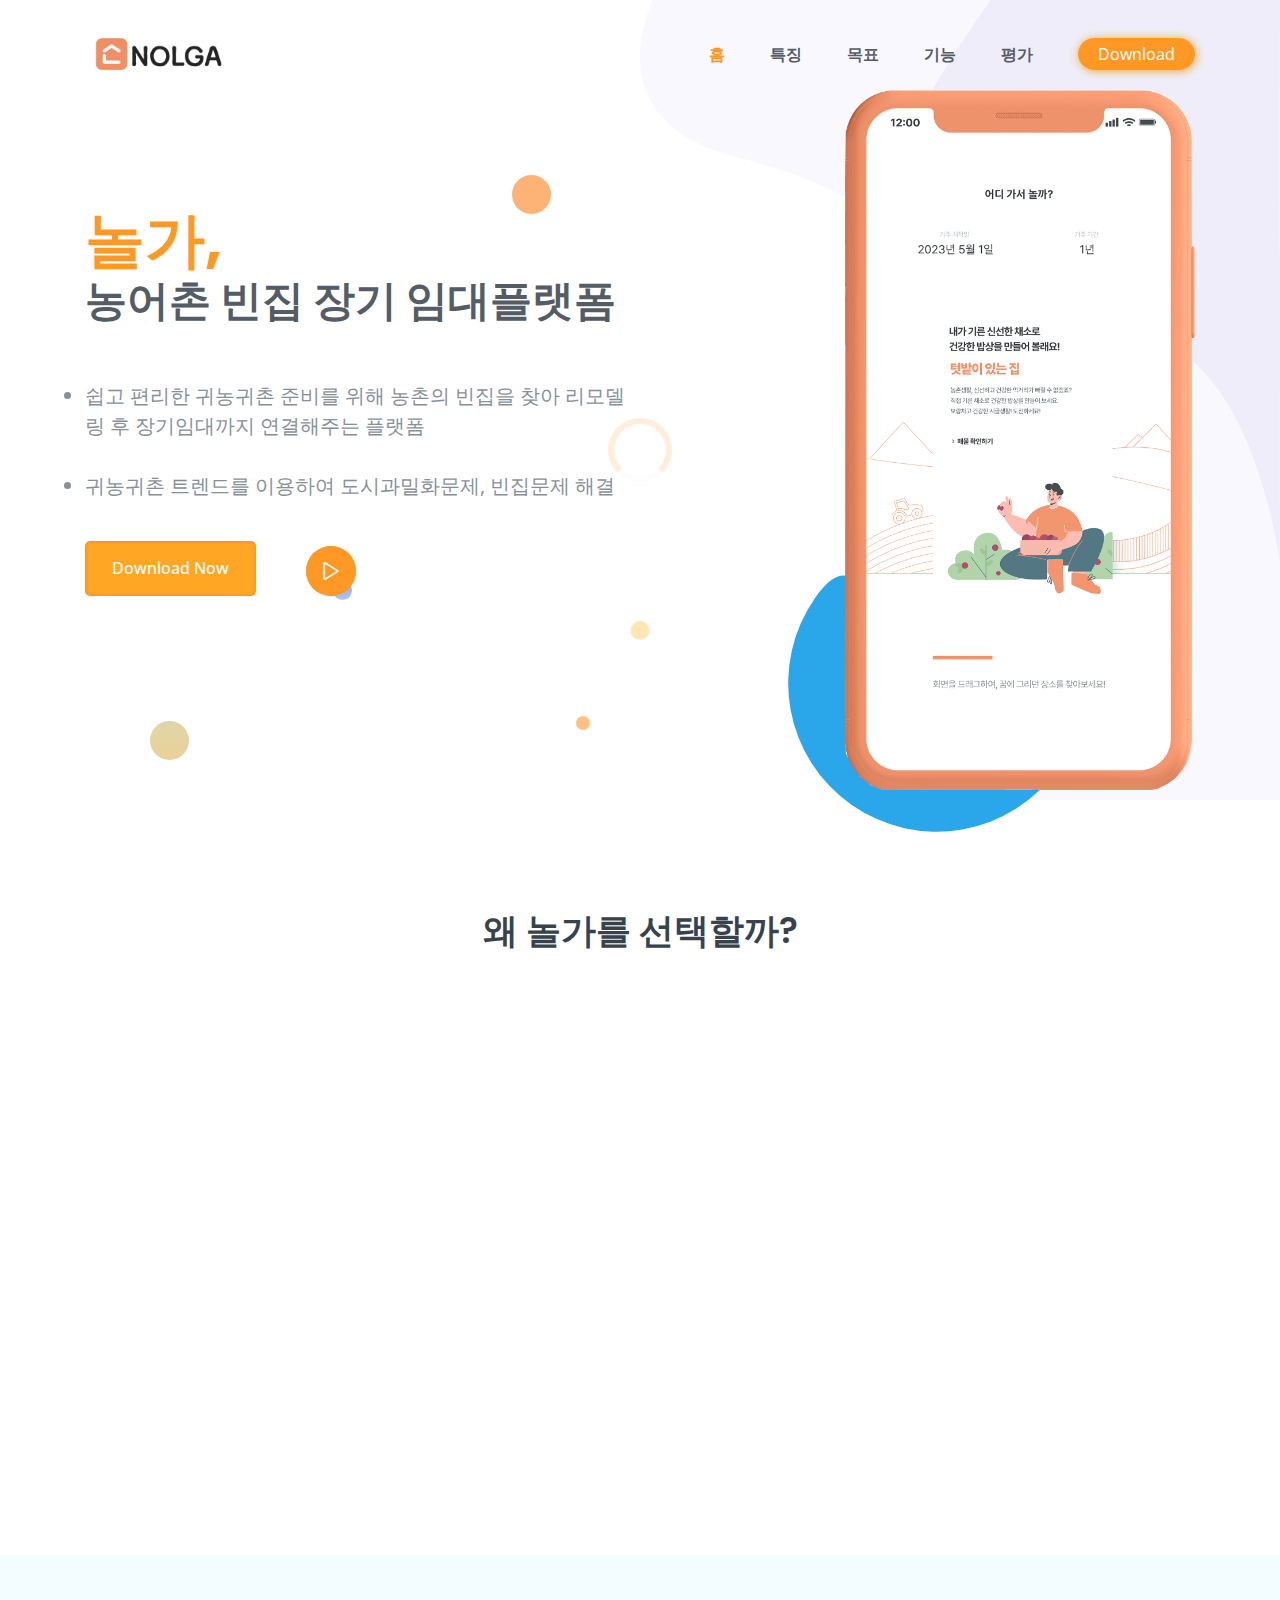
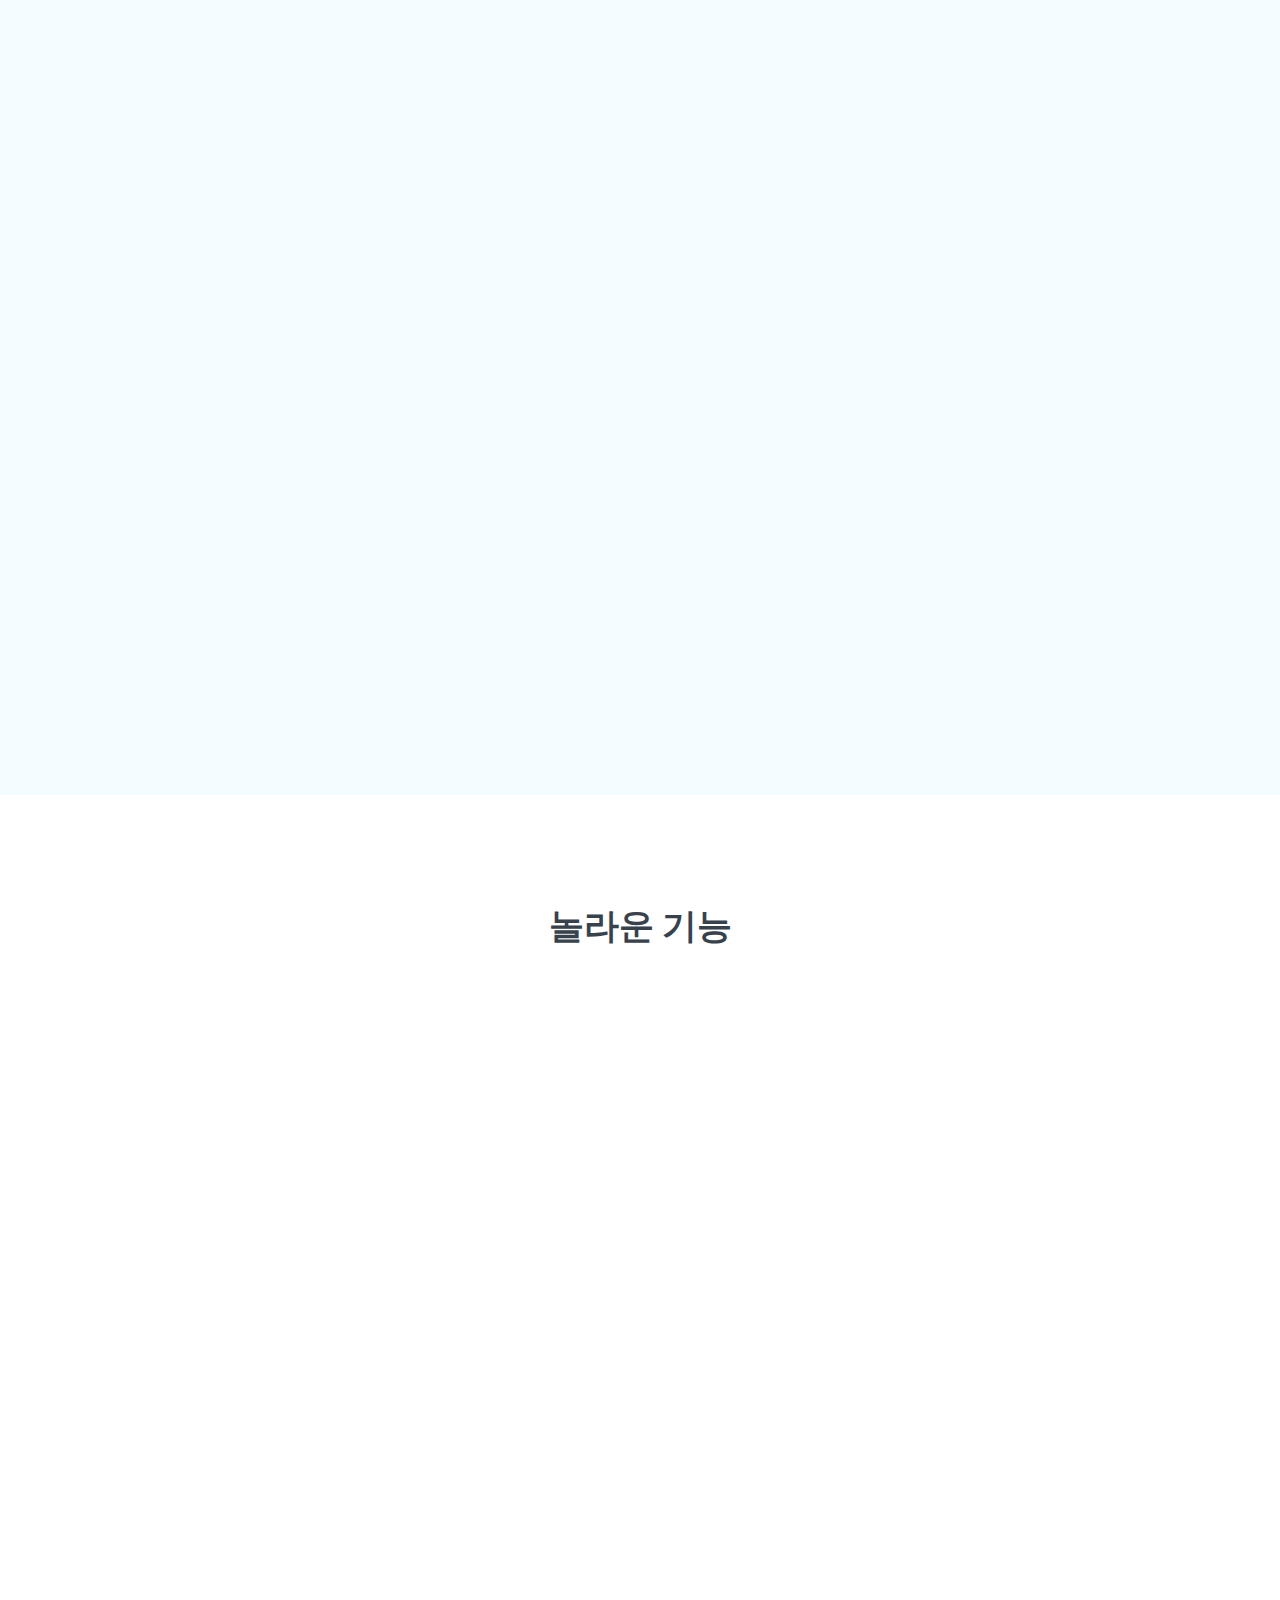
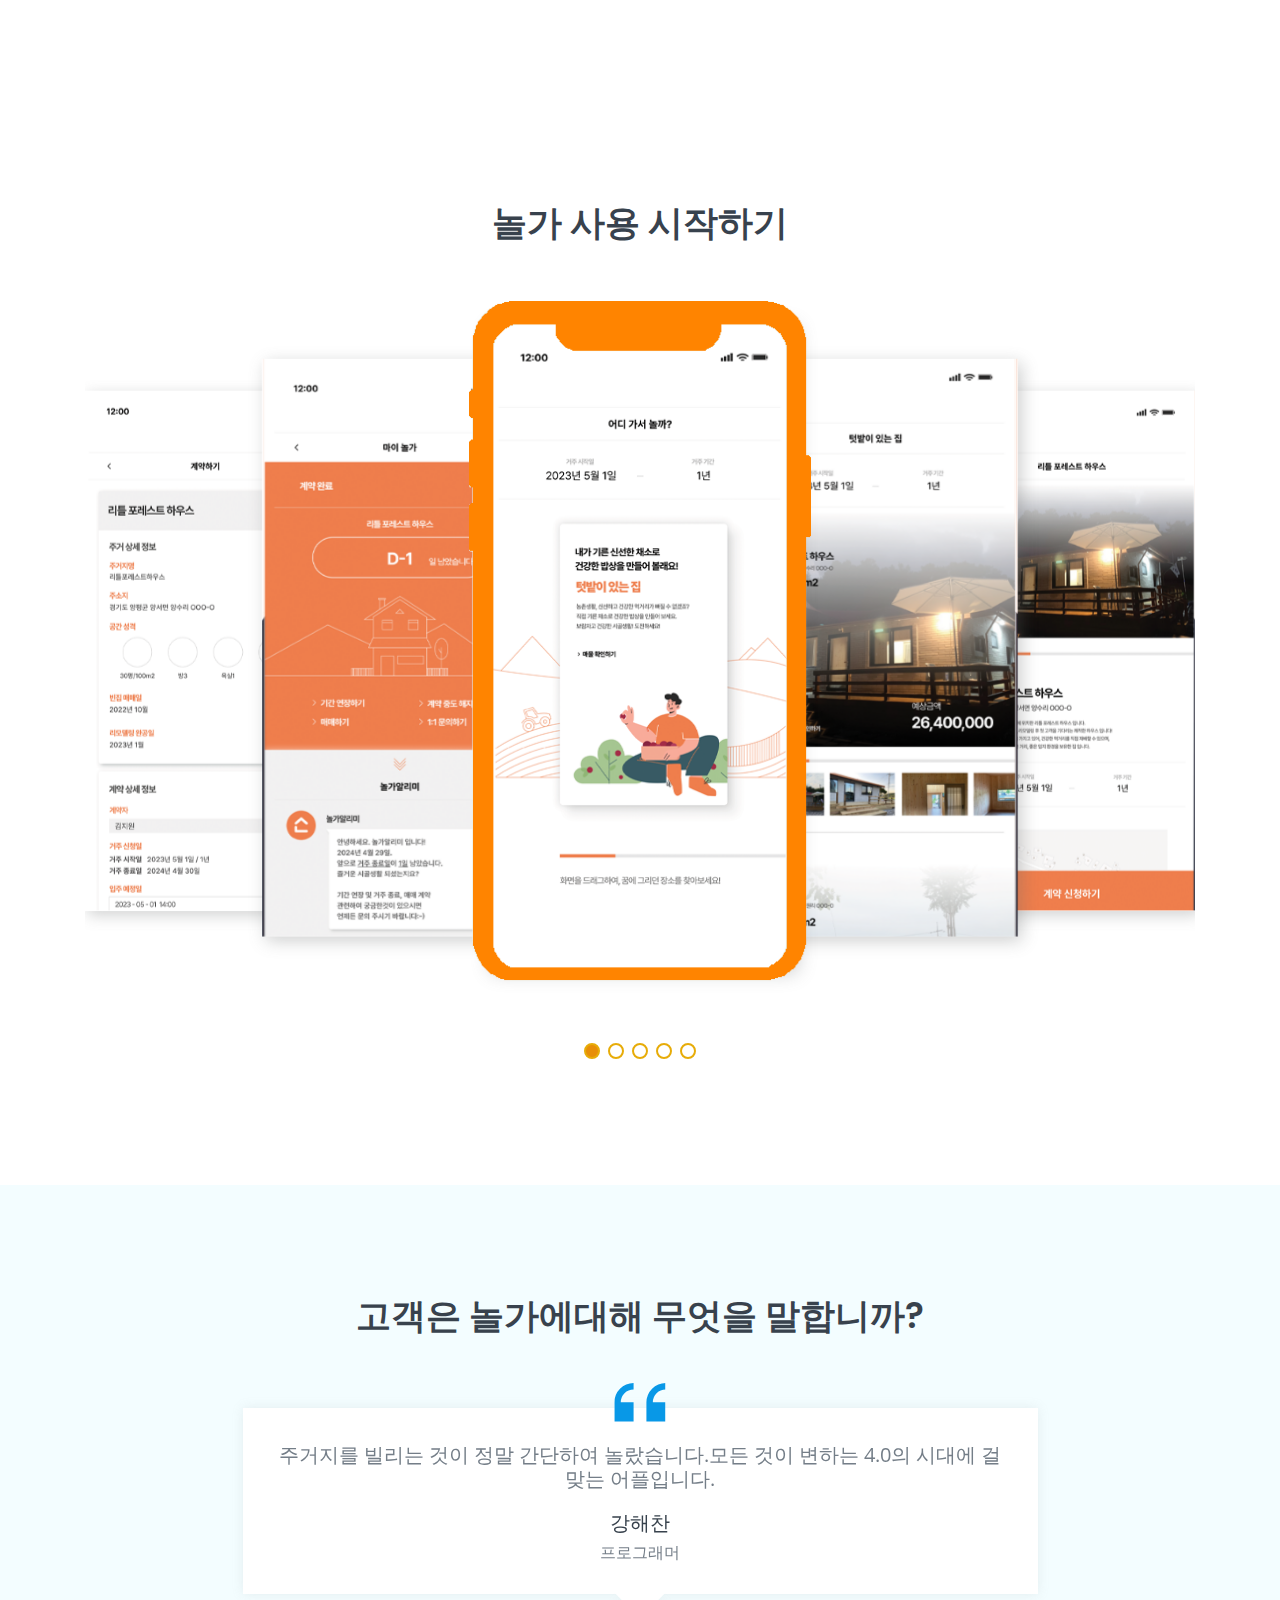
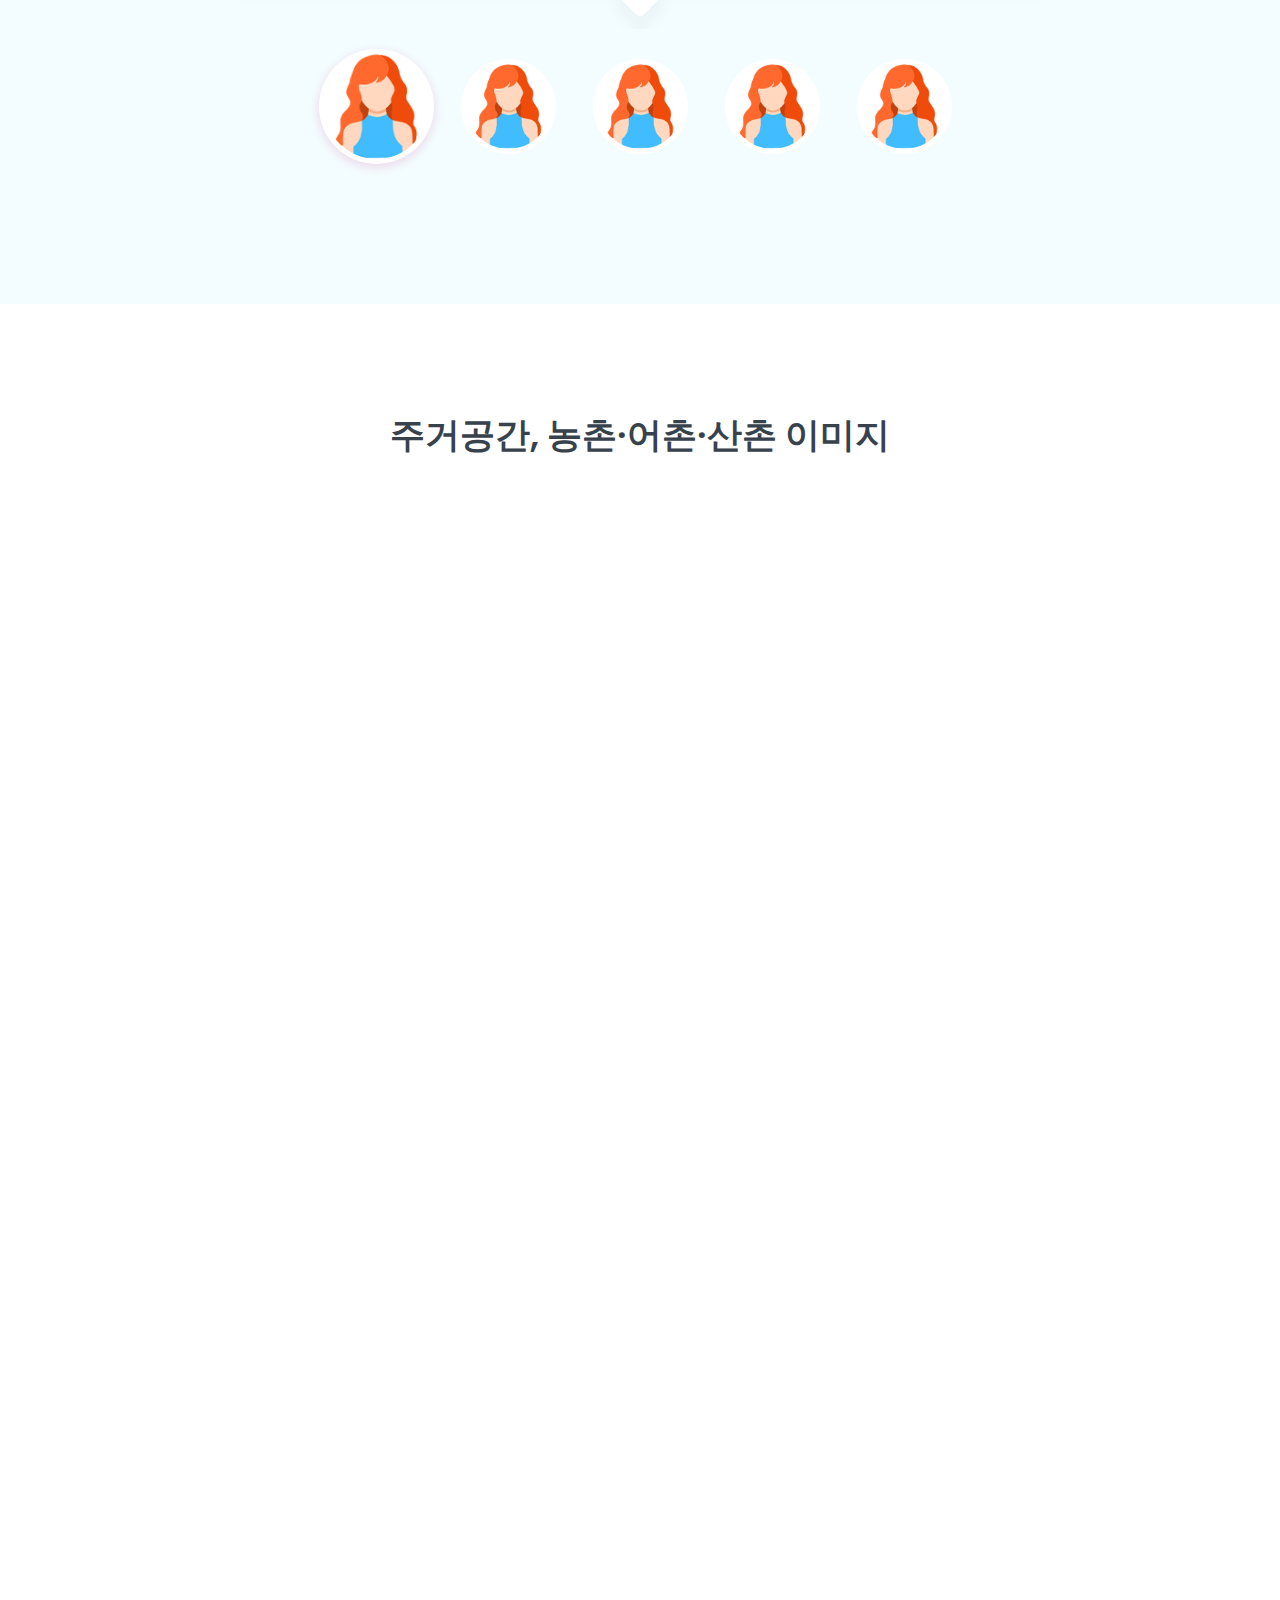
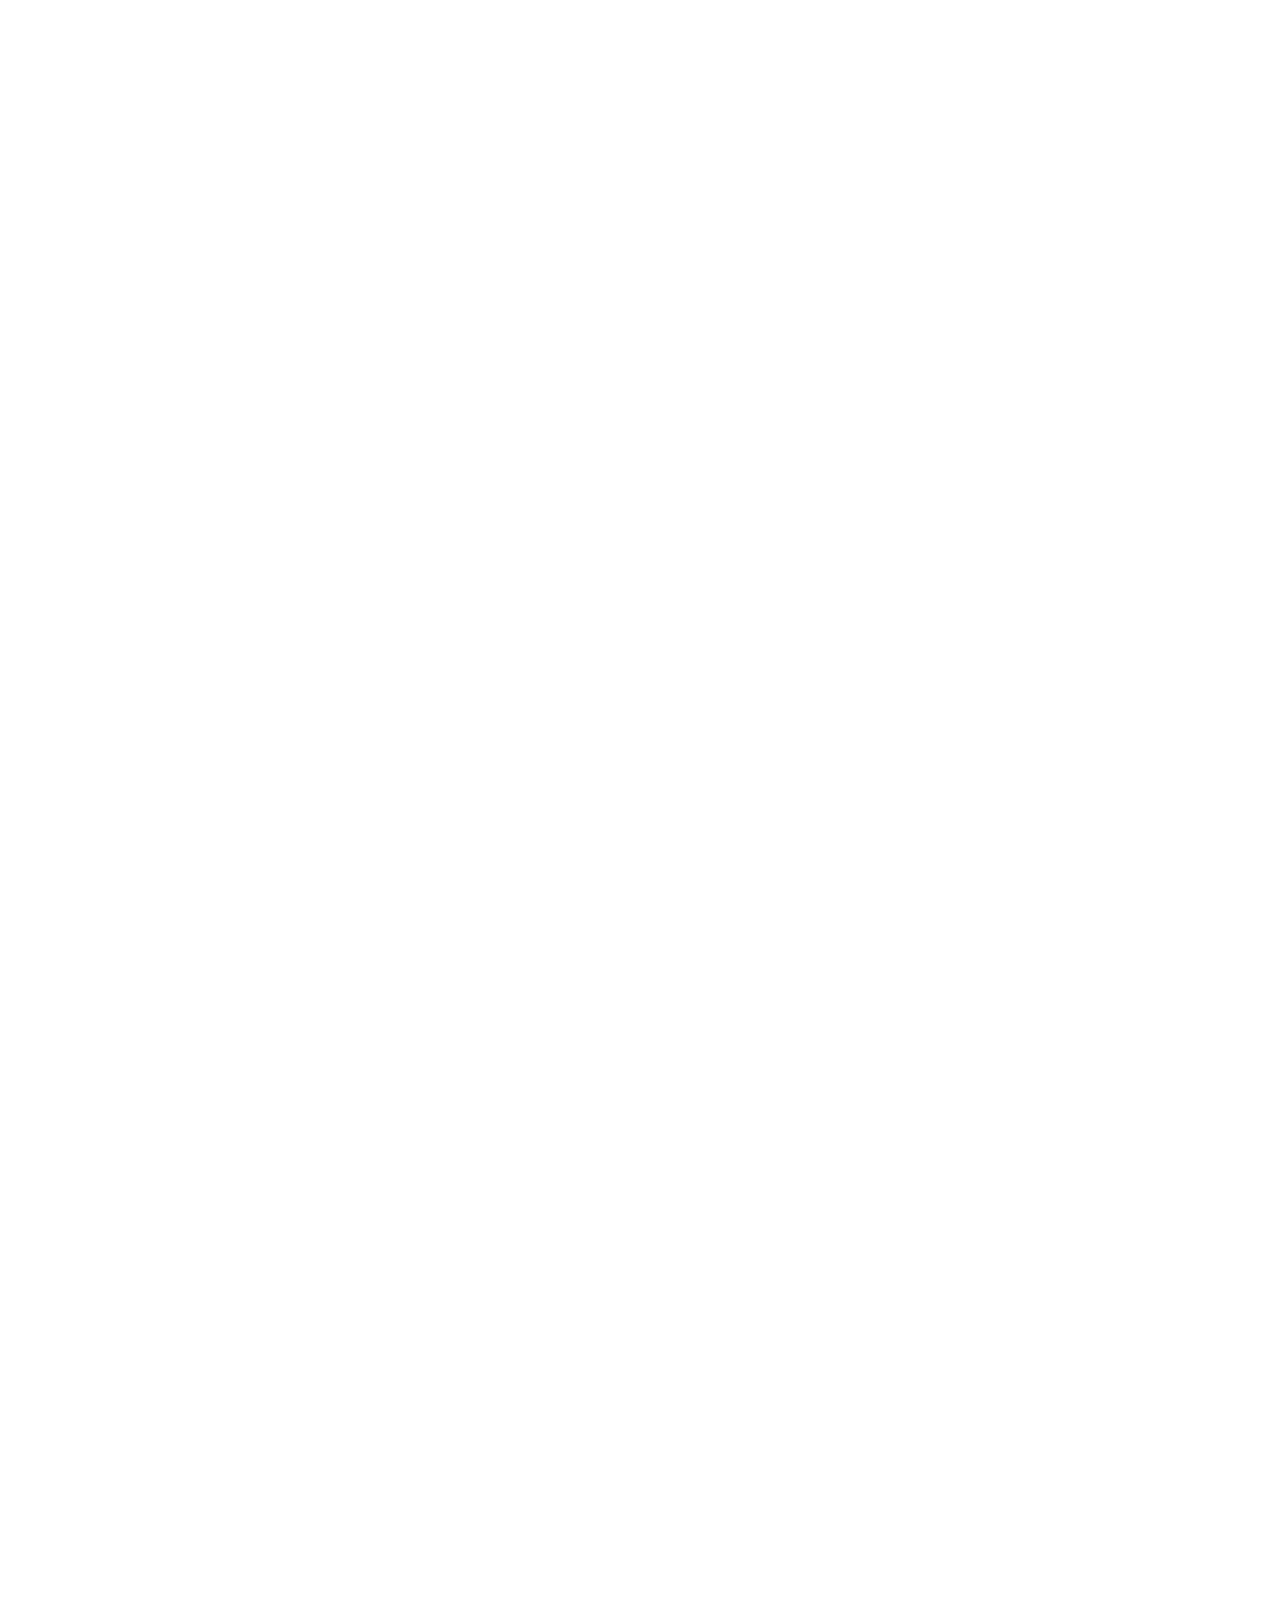
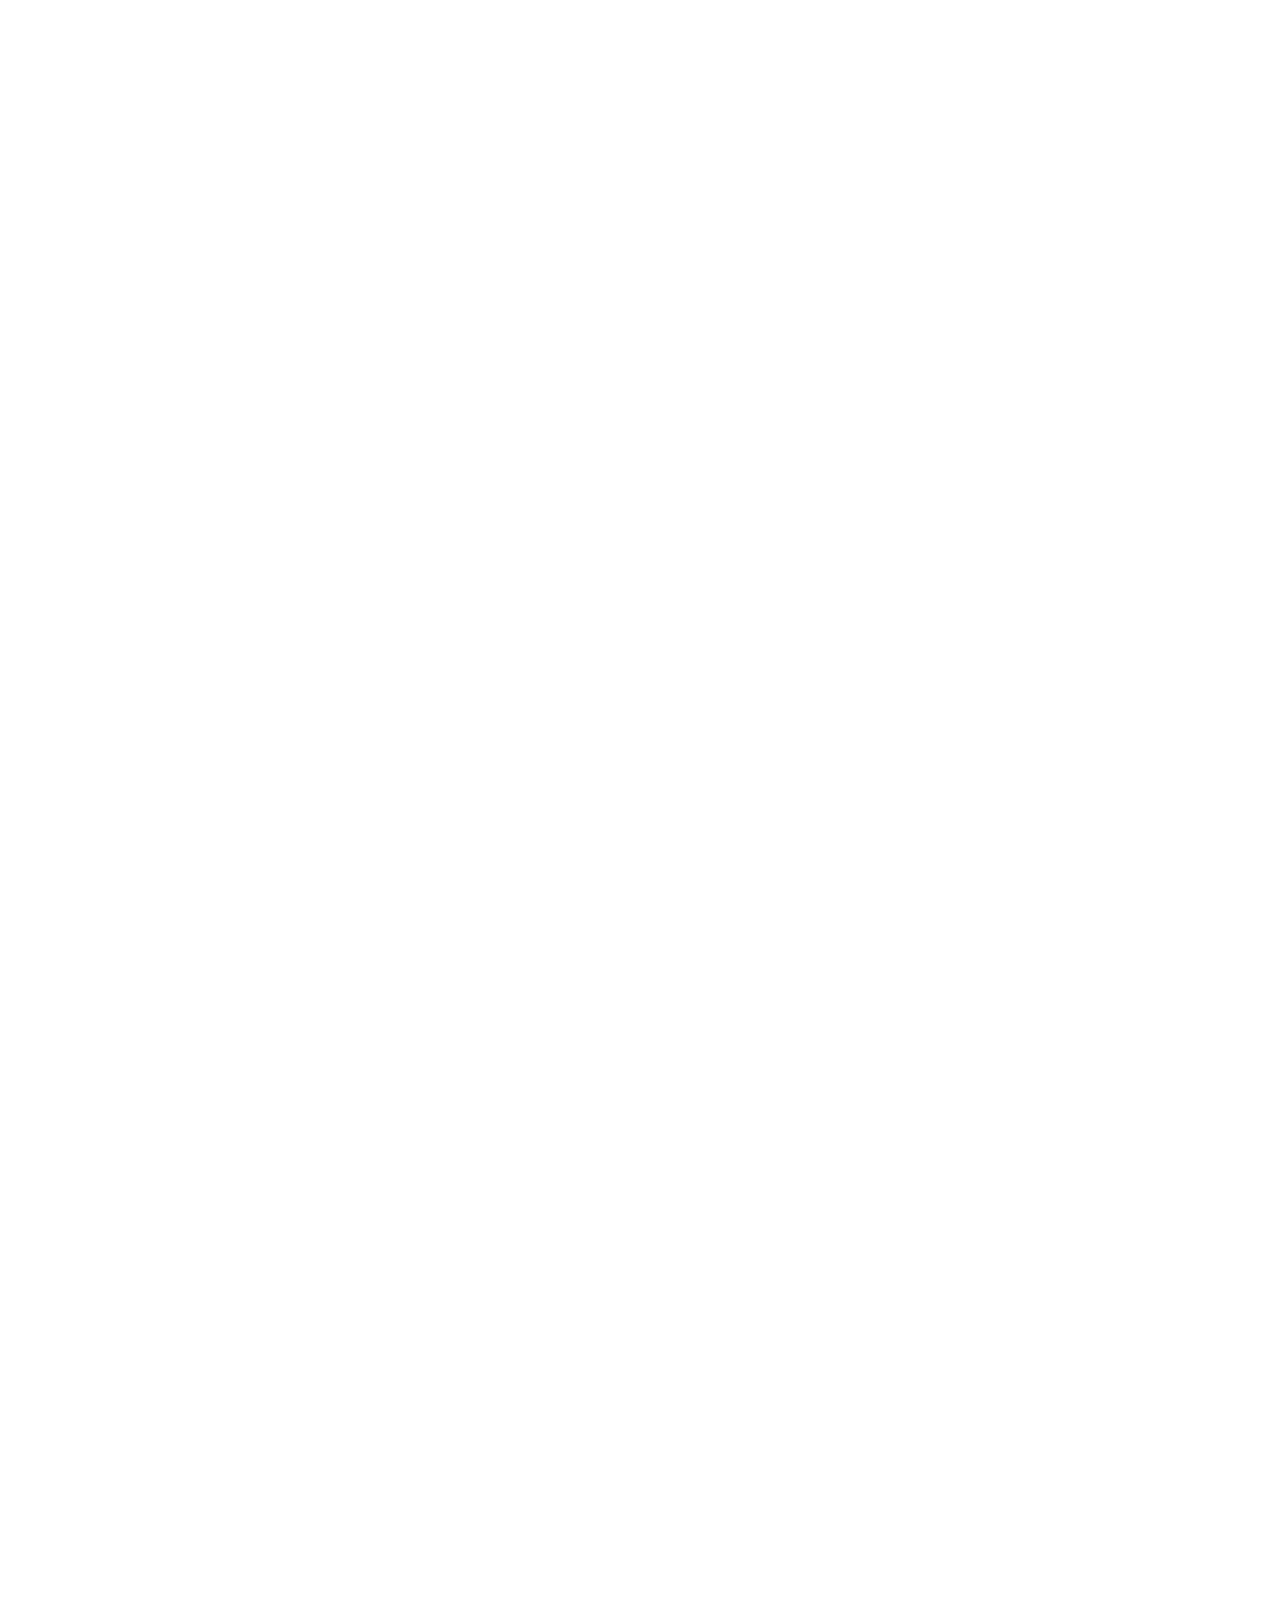
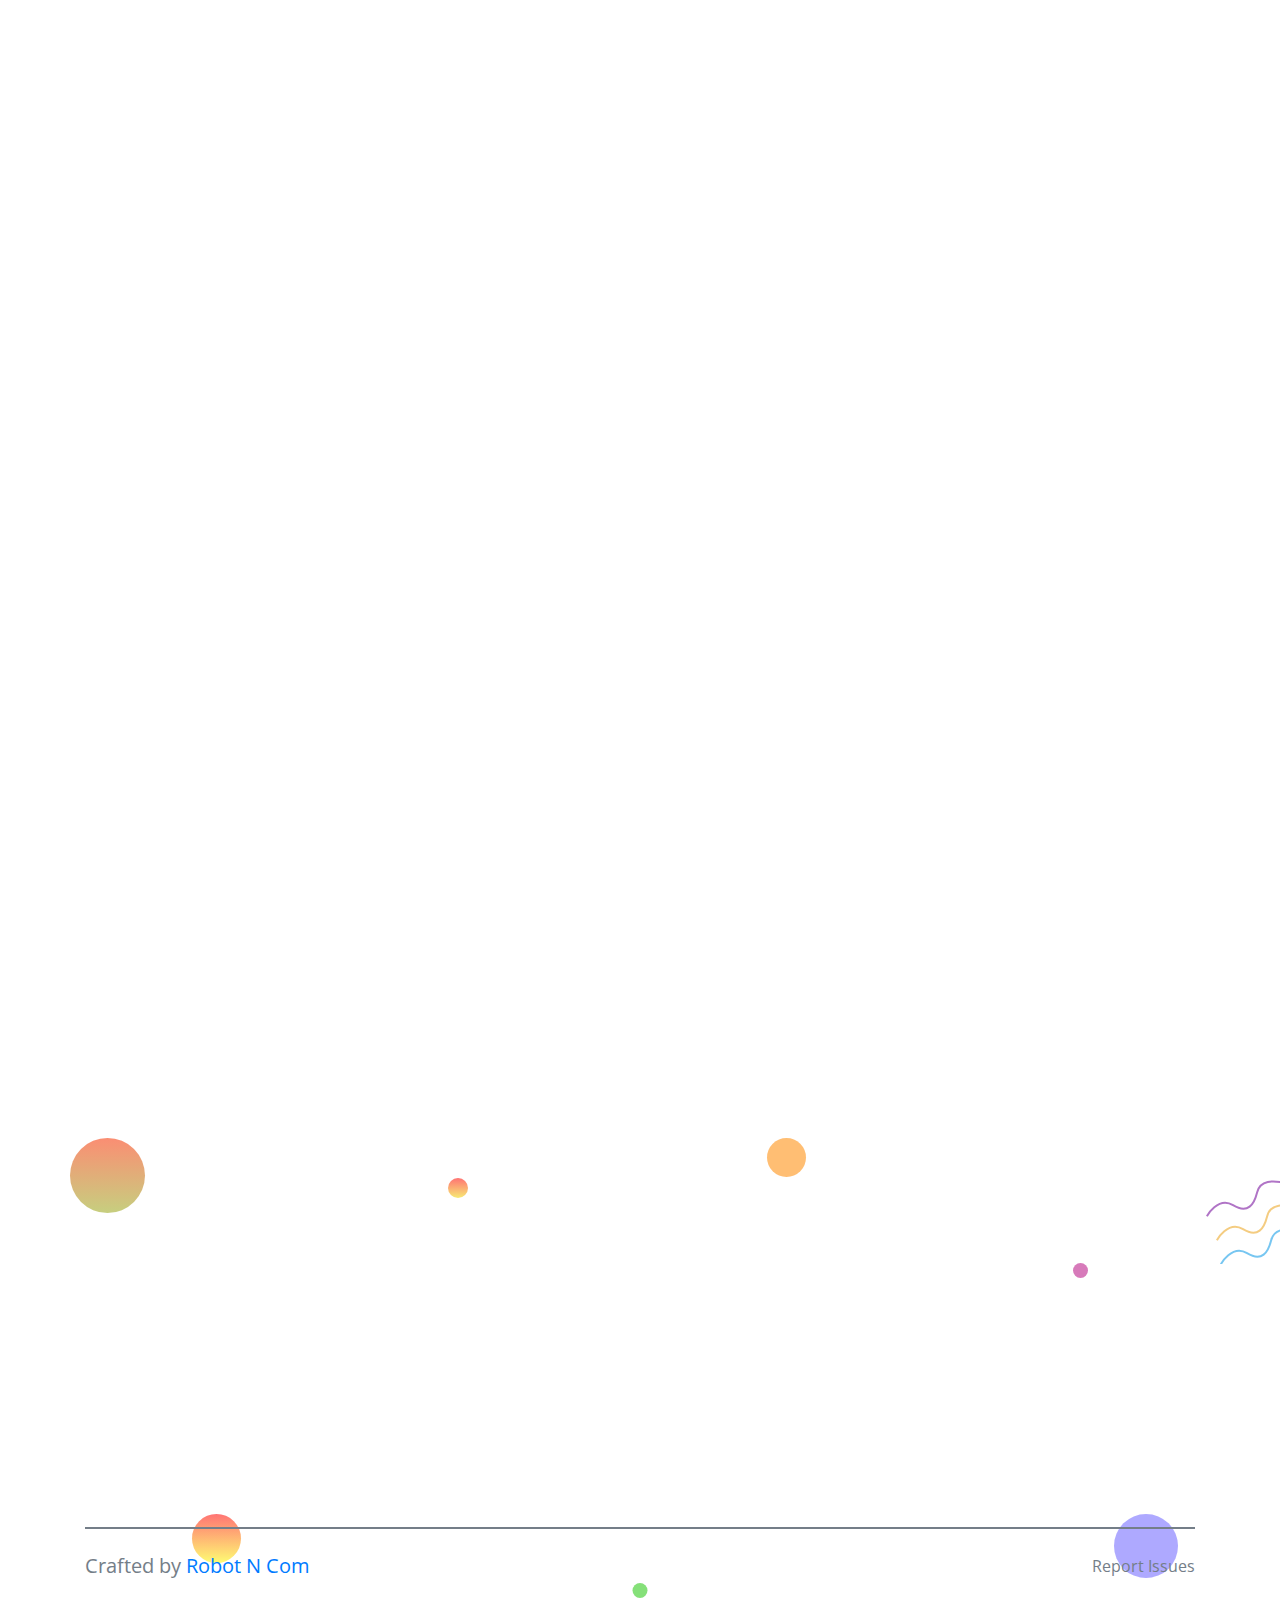
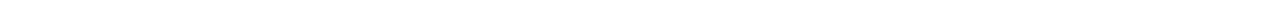
<file: index.html>
<!doctype html>
<html class="no-js" lang="en">

<head>
    <meta charset="utf-8">
    
    <!--====== Title ======-->
    <title>NOLGA</title>
    
    <meta name="description" content="">
    <meta name="viewport" content="width=device-width, initial-scale=1">

    <!--====== Favicon Icon ======-->
    <link rel="shortcut icon" href="assets/images/logo3.png" type="image/png">
        
    <!--====== Animate CSS ======-->
    <link rel="stylesheet" href="assets/css/animate.css">
        
    <!--====== Magnific Popup CSS ======-->
    <link rel="stylesheet" href="assets/css/magnific-popup.css">
        
    <!--====== Slick CSS ======-->
    <link rel="stylesheet" href="assets/css/slick.css">
        
    <!--====== Swiper CSS ======-->
    <link rel="stylesheet" href="assets/css/swiper.min.css">
        
    <!--====== lineicons CSS ======-->
    <link rel="stylesheet" href="assets/css/lineicons.css">
        
    <!--====== Bootstrap CSS ======-->
    <link rel="stylesheet" href="assets/css/bootstrap.min.css">
    
    <!--====== Default CSS ======-->
    <link rel="stylesheet" href="assets/css/default.css">
    
    <!--====== Style CSS ======-->
    <link rel="stylesheet" href="assets/css/style.css">
    
</head>

<body>
    <!--[if IE]>
    <p class="browserupgrade">You are using an <strong>outdated</strong> browser. Please <a href="https://browsehappy.com/">upgrade your browser</a> to improve your experience and security.</p>
  <![endif]-->
    
    <!--====== PRELOADER PART START ======-->

    <div class="preloader">
        <div class="loader">
            <div class="ytp-spinner">
                <div class="ytp-spinner-container">
                    <div class="ytp-spinner-rotator">
                        <div class="ytp-spinner-left">
                            <div class="ytp-spinner-circle"></div>
                        </div>
                        <div class="ytp-spinner-right">
                            <div class="ytp-spinner-circle"></div>
                        </div>
                    </div>
                </div>
            </div>
        </div>
    </div>

    <!--====== PRELOADER PART ENDS ======-->
    
    <!--====== HEADER PART START ======-->

    <header class="header-area">
        <div class="navbar-area">
            <div class="container">
                <div class="row">
                    <div class="col-lg-12">
                        <nav class="navbar navbar-expand-lg">
                            <a class="navbar-brand" href="index.html">
                                <img src="assets/images/logo.png" alt="Logo">
                            </a>
                            <button class="navbar-toggler" type="button" data-toggle="collapse" data-target="#navbarSupportedContent" aria-controls="navbarSupportedContent" aria-expanded="false" aria-label="Toggle navigation">
                                <span class="toggler-icon"></span>
                                <span class="toggler-icon"></span>
                                <span class="toggler-icon"></span>
                            </button>

                            <div class="collapse navbar-collapse sub-menu-bar" id="navbarSupportedContent">
                                <ul id="nav" class="navbar-nav ml-auto">
                                    <li class="nav-item active">
                                        <a class="page-scroll" href="#home">홈</a>
                                    </li>
                                    <li class="nav-item">
                                        <a class="page-scroll" href="#why">특징</a>
                                    </li>
                                    <li class="nav-item">
                                        <a class="page-scroll" href="#about">목표</a>
                                    </li>
                                    <li class="nav-item">
                                        <a class="page-scroll" href="#features">기능</a>
                                    </li>                
                                    <li class="nav-item">
                                        <a class="page-scroll" href="#testimonial">평가</a>
                                    </li>
                                    <li class="nav-item1">
                                        <a  class="btn6"href="#download">Download</a>
                                    </li>
                                </ul>
                            </div> <!-- navbar collapse -->
                        </nav> <!-- navbar -->
                    </div>
                </div> <!-- row -->
            </div> <!-- container -->
        </div> <!-- navbar area -->

        <div id="home" class="header-hero bg_cover d-lg-flex align-items-center">
            
            <div class="shape shape-1"></div>
            <div class="shape shape-2"></div>
            <div class="shape shape-3"></div>
            <div class="shape shape-4"></div>
            <div class="shape shape-5"></div>
            <div class="shape shape-6"></div>
            
            <div class="container">
                <div class="row align-items-center justify-content-center justify-content-lg-between">
                    <div class="col-lg-6 col-md-10">
                        <div class="header-hero-content">
                            <h3 class="header-title wow fadeInLeftBig" data-wow-duration="1.3s" data-wow-delay="0.2s"><span>놀가,</span><br> 농어촌 빈집 장기 임대플랫폼</h3>
                            <br>
                            <p class="text wow fadeInLeftBig" data-wow-duration="1.3s" data-wow-delay="0.6s">
                                <li class="text wow fadeInLeftBig" data-wow-duration="1.3s" data-wow-delay="0.6s">쉽고 편리한 귀농귀촌 준비를 위해 농촌의 빈집을 찾아 리모델링 후 장기임대까지 연결해주는 플랫폼</li>
                                <li class="text wow fadeInLeftBig" data-wow-duration="1.3s" data-wow-delay="0.6s">귀농귀촌 트렌드를 이용하여 도시과밀화문제, 빈집문제 해결</li>
                            </p>
                            <ul class="d-flex">
                                <li><a href="#download" class="main-btn wow fadeInLeftBig" data-wow-duration="1.3s" data-wow-delay="0.8s">Download Now</a></li>
                                <li><a href="https://www.youtube.com/watch?v=-AwTCcoFh-Y" class="header-video video-popup wow fadeInLeftBig" data-wow-duration="1.3s" data-wow-delay="1.2s"><i class="lni lni-play"></i></a></li>
                            </ul>
                        </div> <!-- header hero content -->
                    </div>
                    <div class="col-lg-4 col-md-6 col-sm-6 col-10">
                        <div class="header-image">
                            <img src="assets/images/header-app1.png" alt="app" class="image wow fadeInRightBig" data-wow-duration="1.3s" data-wow-delay="0.5s">
                            <div class="image-shape wow fadeInRightBig" data-wow-duration="1.3s" data-wow-delay="0.8s">
                                <img src="assets/images/image-shape.svg" alt="shape">
                            </div>
                        </div> <!-- header image -->
                    </div>
                </div> <!-- row -->
            </div> <!-- container -->
            <div class="header-shape-1 d-none d-md-block"></div> <!-- header shape -->
            <div class="header-shape-2">
                <img src="assets/images/header-shape-2.svg" alt="shape">
            </div> <!-- header shape -->
        </div> <!-- header hero -->
    </header>

    <!--====== HEADER PART ENDS ======-->
    
    <!--====== SERVICES PART START ======-->
    
    <section id="why" class="services-area pt-110 pb-120">
        <div class="container">
            <div class="row justify-content-center">
                <div class="col-lg-7">
                    <div class="section-title text-center pb-25">
                        <h3 class="title">왜 놀가를 선택할까?</h3>
                    </div> <!-- section title -->
                </div>
            </div> <!-- row -->
            <div class="row">
                <div class="col-lg-3 col-sm-6">
                    <div class="single-services services-color-1 text-center mt-30 wow fadeInUpBig" data-wow-duration="1.3s" data-wow-delay="0.2s">
                        <div class="services-icon d-flex align-items-center justify-content-center">
                            <i class="lni lni-mobile "></i>
                        </div>
                        <div class="services-content">
                            <h4 class="services-title"><a href="#">쉽게 사용</a></h4>
                            <br>
                            <p class="text">앱 인터페이스가 매우 단순하여 쉽고 편리하게 사용할 수 있다.</p>
                            <br><br><br>
                        </div>
                    </div> <!-- single services -->
                </div>
                <div class="col-lg-3 col-sm-6">
                    <div class="single-services services-color-2 text-center mt-30 wow fadeInUpBig" data-wow-duration="1.3s" data-wow-delay="0.4s">
                        <div class="services-icon d-flex align-items-center justify-content-center">
                            <i class="lni lni-comments-reply"></i>
                        </div>
                        <div class="services-content">
                            <h4 class="services-title"><a href="#">클로징 룸 및 서비스</a></h4>            
                            <p class="text">객실 요금 마감은 QR 코드와 같은 최신 기능을 지원하여 간단하고 빠르다.</p>
                            <br><br>
                        </div>
                    </div> <!-- single services -->
                </div>
                <div class="col-lg-3 col-sm-6">
                    <div class="single-services services-color-3 text-center mt-30 wow fadeInUpBig" data-wow-duration="1.3s" data-wow-delay="0.6s">
                        <div class="services-icon d-flex align-items-center justify-content-center">
                            <i class="lni lni-control-panel"></i>
                        </div>
                        <div class="services-content">
                            <h4 class="services-title"><a href="#">룸서비스 및 유틸리티</a></h4>
                            <p class="text">건물 내 또는 각 방별로 서비스 및 시설을 별도로 관리하다. 한 번만 만들고 유연하게 변경한다.</p>
                            <br>
                        </div>
                    </div> <!-- single services -->
                </div>
                <div class="col-lg-3 col-sm-6">
                    <div class="single-services services-color-4 text-center mt-30 wow fadeInUpBig" data-wow-duration="1.3s" data-wow-delay="0.8s">
                        <div class="services-icon d-flex align-items-center justify-content-center">
                            <i class="lni lni-wechat"></i>
                        </div>
                        <div class="services-content">
                            <h4 class="services-title"><a href="#">채팅 - 문제 보고</a></h4>
                            <br>
                            <p class="text">사건 보고 및 문제 해결은 응용 프로그램을 통해 간단하고 빠르게 수행된다. 처리 진행 상황도 지속적으로 업데이트된다.</p>
                        </div>
                    </div> <!-- single services -->
                </div>
            </div> <!-- row -->
        </div> <!-- container -->
    </section>
    
    <!--====== SERVICES PART ENDS ======-->
    
    <!--====== ABOUT PART START ======-->
    
    <section id="about" class="about-area pt-70 pb-120">
        <div class="container">
            <div class="row align-items-center">
                <div class="col-lg-6">
                    <div class="about-image mt-50 wow fadeInLeftBig" data-wow-duration="1.3s" data-wow-delay="0.5s">
                        <div class="about-shape"></div>
                        <img class="app" src="assets/images/about-app1.png" alt="app">
                    </div> <!-- about image -->
                </div>
                <div class="col-lg-6">
                    <div class="about-content mt-50 wow fadeInRightBig" data-wow-duration="1.3s" data-wow-delay="0.5s">
                        <div class="section-title">
                            <h3 class="title">목표 및 바전</h3>
                            <p class="text">  
                                &nbsp 놀가는 도시의 환경 오염 문제를 해결하는 것 외에도 도시와 시골의 주거 문제를 해결하는 데 
                                도움이 되고 농촌지역의 임대 집을 관리하고 단순화하는 데 도움이 되는 도구를 제공합니다. 
                                놀가의 목표는 농촌 주거의 임대인과 귀농을 꿈꾸는 잠재 고객의 연결을 봅는 것입니다. 
                                이 플랫폼은 또한 고객이 주거공간을 보다 쉽게 ​​관리할 수 있도록 다양한 기능을 제공합니다.</p>
                        </div> <!-- section title -->
                    </div> <!-- about content -->
                </div>
            </div> <!-- row -->
        </div> <!-- container -->
    </section>
    
    <!--====== ABOUT PART ENDS ======-->
    
    <!--====== FUETURES PART START ======-->
    
    <section id="features" class="features-area pt-110">
        <div class="container">
            <div class="row justify-content-center">
                <div class="col-lg-7">
                    <div class="section-title text-center pb-25">
                        <h3 class="title">놀라운 기능</h3>             
                    </div> <!-- section title -->
                </div>
            </div> <!-- row -->
            <div class="row justify-content-center">
                <div class="col-lg-6">
                    <div class="features-items">
                        <div class="single-features features-color-1 d-sm-flex mt-30 wow fadeInUpBig" data-wow-duration="1.3s" data-wow-delay="0.2s">
                            <div class="features-icon d-flex justify-content-center align-items-center">
                                <i class="lni lni-laptop-phone"></i>
                            </div>
                            <div class="features-content media-body">
                                <h4 class="features-title">비대면 장기임대 계약</h4>
                                <p class="text">집주인에게 직접 갈 필요 없이 집을 임대할수있다.마음에 드는 집을 확인 후, 전자 계약서에 서명하기만 하면 됩니다.
                                    고객 정보는 당사에서 안전하게 보관해 드립니다.
                                </p>
                            </div>
                        </div> <!-- single features -->
                        
                        <div class="single-features features-color-2 d-sm-flex mt-30 wow fadeInUpBig" data-wow-duration="1.3s" data-wow-delay="0.4s">
                            <div class="features-icon d-flex justify-content-center align-items-center">
                                <i class="lni lni-car"></i>
                            </div>
                            <div class="features-content media-body">
                                <h4 class="features-title">계약만기 후 매매 혹은 이동</h4>
                                <p class="text">계약 후 기다리지 않고 바로 입주가 가능합니다.</p>
                            </div>
                        </div> <!-- single features -->
                        
                        <div class="single-features features-color-3 d-sm-flex mt-30 wow fadeInUpBig" data-wow-duration="1.3s" data-wow-delay="0.6s">
                            <div class="features-icon d-flex justify-content-center align-items-center">
                                <i class="lni lni-plant"></i>
                            </div>
                            <div class="features-content media-body">
                                <h4 class="features-title">농촌거주 및 체험</h4>
                                <p class="text">직접 농사지은 재료로 요리를 하는 등 고객이 체험해 보지 못한 다양한 농촌 체험을 소개해 드립니다.
                                </p>
                            </div>
                        </div> <!-- single features -->
                    </div> <!-- features items -->
                </div>
                <div class="col-lg-6 col-md-6">
                    <div class="features-image wow fadeInRightBig" data-wow-duration="1.3s" data-wow-delay="0.5s">
                        <img class="image" src="assets/images/features-app1.png" alt="App">
                        
                        <div class="features-shape-1"></div>
                        <div class="features-shape-2">
                            <img class="svg" src="assets/images/features-shape-1.svg" alt="">
                        </div>
                    </div> <!-- features image -->
                </div>
            </div> <!-- row -->
        </div> <!-- container -->
    </section>
    
    <!--====== FUETURES PART ENDS ======-->
    
    <!--====== SCREENSHOTS PART START ======-->
    
    <section id="screenshots" class="screenshots-area pt-110 pb-120">
        <div class="container">
            <div class="row justify-content-center">
                <div class="col-lg-7">
                    <div class="section-title text-center pb-45">
                        <h3 class="title">놀가 사용 시작하기</h3>               
                    </div> <!-- section title -->
                </div>
            </div> <!-- row -->
            <div class="row">
                <div class="col-lg-12">
                    <div class="screenshot-slider">
                        <div class="swiper-container">
                            <div class="swiper-wrapper">
                                <div class="swiper-slide">
                                    <div class="slider-image">
                                        <img src="assets/images/screenshot-1.1.png" alt="screenshot">
                                    </div>
                                </div>

                                <div class="swiper-slide">
                                    <div class="slider-image">
                                        <img src="assets/images/screenshot-1.2.png" alt="screenshot">
                                    </div>
                                </div> <!-- swiper slide -->

                                <div class="swiper-slide">
                                    <div class="slider-image">
                                        <img src="assets/images/screenshot-1.4.png" alt="screenshot">
                                    </div>
                                </div> <!-- swiper slide -->

                                <div class="swiper-slide">
                                    <div class="slider-image">
                                        <img src="assets/images/screenshot-1.3.png" alt="screenshot">
                                    </div>
                                </div> <!-- swiper slide -->

                                <div class="swiper-slide">
                                    <div class="slider-image">
                                        <img src="assets/images/screenshot-1.5.png" alt="screenshot">
                                    </div>
                                </div> <!-- swiper slide -->
                            </div> <!-- swiper wrapper -->
                            <!-- Add Pagination -->
                            <div class="swiper-pagination"></div>
                            <div class="screenshot-frame d-none d-sm-block">
                                <img src="assets/images/app-frame2.png" alt="frame">
                            </div> <!-- screenshot frame -->
                        </div> <!-- swiper container -->
                    </div> <!-- screenshot slider -->
                </div>
            </div> <!-- row -->
        </div> <!-- container -->
    </section>
    
    <!--====== SCREENSHOTS PART ENDS ======-->
    
    <!--====== TESTIMONIAL PART START ======-->
    
    <section id="testimonial" class="testimonial-area pt-110 pb-120">
        <div class="container">
            <div class="row justify-content-center">
                <div class="col-lg-7">
                    <div class="section-title text-center pb-45">
                        <h3 class="title">고객은 놀가에대해 무엇을 말합니까?</h3>    
                    </div> <!-- section title -->
                </div>
            </div> <!-- row -->
            <div class="row justify-content-center">
                <div class="col-lg-9">
                    <div class="testimonial-wrapper">
                        <div class="testimonial-content">           
                            <div class="single-testimonial-content text-center">
                                <div class="testimonial-quote">
                                    <img class="svg" src="assets/images/icon-quote.svg" alt="quote">
                                </div>
                                <div class="testimonial-text">
                                    <p class="text">주거지를 빌리는 것이 정말 간단하여 놀랐습니다.모든 것이 변하는 4.0의 시대에 걸맞는 어플입니다.</p>
                                    <h4 class="holder-name">강해찬</h4>
                                    <span class="sub-title">프로그래머</span>
                                </div>
                            </div> <!-- single testimonial content -->
                            
                            <div class="single-testimonial-content text-center">
                                <div class="testimonial-quote">
                                    <img class="svg" src="assets/images/icon-quote.svg" alt="quote">
                                </div>
                                <div class="testimonial-text">
                                    <p class="text">집주인과의 의사소통 방식이 아주 간단합니다. 쉽고 편하게 주거공간도 관리할 수 있어요.</p>
                                    <h4 class="holder-name">김인철</h4>
                                    <span class="sub-title">수도권 직장인</span>
                                </div>
                            </div> <!-- single testimonial content -->
                            
                            <div class="single-testimonial-content text-center">
                                <div class="testimonial-quote">
                                    <img class="svg" src="assets/images/icon-quote.svg" alt="quote">
                                </div>
                                <div class="testimonial-text">
                                    <p class="text">주거공간 계약에 대한 모든 것이 투명하게 관리됩니다. 내가 빌린 깨끗한 집. 나도 깨끗하게 관리하게 되었습니다.</p>
                                    <h4 class="holder-name">홍길동</h4>
                                    <span class="sub-title">디자이너</span>
                                </div>
                            </div> <!-- single testimonial content -->
                            
                            <div class="single-testimonial-content text-center">
                                <div class="testimonial-quote">
                                    <img class="svg" src="assets/images/icon-quote.svg" alt="quote">
                                </div>
                                <div class="testimonial-text">
                                    <p class="text">처음에는 놀가를 통해 내 집을 내놓는 것을 망설였지만, 앱 을 사용 해 본 후 확신 이 생겼습니다.</p>
                                    <h4 class="holder-name">홍길동</h4>
                                    <span class="sub-title">주택 주인</span>
                                </div>
                            </div> <!-- single testimonial content -->
                            
                        </div> <!-- testimonial content -->
                        
                        <div class="testimonial-author">
                            <div class="single-testimonial-author">
                                <img src="assets/images/author-1.png" alt="author">
                            </div> <!-- single testimonial author -->
                            <div class="single-testimonial-author">
                                <img src="assets/images/author-1.png" alt="author">
                            </div> <!-- single testimonial author -->
                            <div class="single-testimonial-author">
                                <img src="assets/images/author-1.png" alt="author">
                            </div> <!-- single testimonial author -->
                            <div class="single-testimonial-author">
                                <img src="assets/images/author-1.png" alt="author">
                            </div> <!-- single testimonial author -->
                            <div class="single-testimonial-author">
                                <img src="assets/images/author-1.png" alt="author">
                            </div> <!-- single testimonial author -->     
                        </div> <!-- testimonial author -->
                    </div> <!-- testimonial wrapper -->
                </div>
            </div> <!-- row -->
        </div> <!-- container -->
    </section>
    
    <!--====== TESTIMONIAL PART ENDS ======-->
    
    <!--====== PRICING PART START ======-->
    
    <section id="pricing" class="pricing-area pt-110">
        <div class="container">
            <div class="row justify-content-center">
                <div class="col-lg-7">
                    <div class="section-title text-center pb-30">
                        <h3 class="title">주거공간, 농촌·어촌·산촌 이미지</h3>          
                    </div> <!-- section title -->
                </div>
            </div> <!-- row -->
            <div class="row justify-content-center">
                    <div class="single-pricing text-center mt-30 wow fadeIn" data-wow-duration="1.3s" data-wow-delay="0.2s">
                        <div class="pricing-btn">
                                <img src="assets/images/anh1.1.png" alt="author">
                        </div>
                    </div> <!-- single pricing -->
                </div>
                    <div class="single-pricing text-center mt-30 wow fadeIn" data-wow-duration="1.3s" data-wow-delay="0.2s">
                        <div class="pricing-btn">
                                <img src="assets/images/anh1.2.png" alt="author">
                        </div>
                    </div> <!-- single pricing -->
                    <div class="single-pricing text-center mt-30 wow fadeIn" data-wow-duration="1.3s" data-wow-delay="0.2s">
                        <div class="pricing-btn">
                                <img src="assets/images/anh1.3.png" alt="author">
                        </div>
                    </div> <!-- single pricing -->
                </div>
                    <div class="single-pricing text-center mt-30 wow fadeIn" data-wow-duration="1.3s" data-wow-delay="0.2s">
                        <div class="pricing-btn">
                                <img src="assets/images/anh1.4.png" alt="author">
                        </div>
                    </div> <!-- single pricing -->
                    <div class="single-pricing text-center mt-30 wow fadeIn" data-wow-duration="1.3s" data-wow-delay="0.2s">
                        <div class="pricing-btn">
                                <img src="assets/images/anh1.5.png" alt="author">
                        </div>
                    </div> <!-- single pricing -->
                    <div class="single-pricing text-center mt-30 wow fadeIn" data-wow-duration="1.3s" data-wow-delay="0.2s">
                        <div class="pricing-btn">
                                <img src="assets/images/anh1.6.png" alt="author">
                        </div>
                    </div> <!-- single pricing -->
                </div>
            </div> <!-- row -->
        </div> <!-- container -->
    </section>
    
    <!--====== PRICING PART ENDS ======-->
    
    <!--====== DOWNLOAD PART START ======-->
    
    <section id="download" class="download-area pt-70 pb-40">
        <div class="container">
            <div class="row justify-content-center align-items-center">
                <div class="col-lg-6 col-md-9">
                    <div class="download-image mt-50 wow fadeInRightBig" data-wow-duration="1.3s" data-wow-delay="0.2s">
                        <img class="image" src="assets/images/download-app1.png" alt="download">
                        
                        <div class="download-shape-1"></div>
                        <div class="download-shape-2">
                            <img class="svg" src="assets/images/download-shape.svg" alt="shape">
                        </div>
                    </div> <!-- download image -->
                </div>
                <div class="col-lg-6">
                    <div class="download-content mt-45 wow fadeInLeftBig" data-wow-duration="1.3s" data-wow-delay="0.5s">
                        <h3 class="download-title">체험할 준비가 되셨나요?</h3>
                        <p class="text">지금 놀가를 무료로 다운로드하여 사용하세요.</p>
                        <ul>
                            <li><a class="app-store" href="#"><img src="assets/images/app-store.png" alt="store"></a></li>
                            <li><a class="play-store" href="#"><img src="assets/images/play-store.png" alt="store"></a></li>
                        </ul>
                    </div> <!-- download image -->
                </div>
            </div> <!-- row -->
        </div> <!-- container -->
    </section>
    
    <!--====== DOWNLOAD PART ENDS ======-->
    
    <!--====== PART START ======-->
    
    <footer id="footer" class="footer-area">
        
        <div class="footer-shape shape-1"></div>
        <div class="footer-shape shape-2"></div>
        <div class="footer-shape shape-3"></div>
        <div class="footer-shape shape-4"></div>
        <div class="footer-shape shape-5"></div>
        <div class="footer-shape shape-6"></div>
        <div class="footer-shape shape-7"></div>
        <div class="footer-shape shape-8">
            <img class="svg" src="assets/images/footer-shape.svg" alt="Shape">
        </div>
        
        <div class="footer-widget pt-30 pb-80">
            <div class="container">
                <div class="row">
                    <div class="col-lg-4 col-md-6">
                        <div class="footer-about mt-50 wow fadeIn" data-wow-duration="1.3s" data-wow-delay="0.2s">
                            <a class="logo" href="#" >
                                <img src="assets/images/logo.png" alt="Logo">
                            </a>
                            <p class="text">우리는 항상 고객에게 최고의 제품을 제공하는 것을 목표로 합니다.</p>
                            <ul class="social">
                                <li><a href="#"><i class="lni lni-facebook"></i></a></li>
                                <li><a href="#"><i class="lni lni-twitter"></i></a></li>
                                <li><a href="#"><i class="lni lni-instagram"></i></a></li>
                                <li><a href="#"><i class="lni lni-linkedin"></i></a></li>
                            </ul>
                        </div> <!-- footer about -->
                    </div> 
                    <div class="col-lg-5 col-md-6">
                        <div class="footer-link d-flex flex-wrap">
                            <div class="footer-link-wrapper mt-45 wow fadeIn" data-wow-duration="1.3s" data-wow-delay="0.4s">
                                <div class="footer-title">
                                    <h4 class="title">Quick Links</h4>
                                </div>
                                <ul class="link">
                                    <li><a class="" href="#">홈</a></li>
                                    <li><a class="" href="#why">특징</a></li>
                                    <li><a class="" href="#about">목표</a></li>
                                    <li><a class="" href="#features">기능</a></li>
                                    <li><a class="" href="#testimonial">평가</a></li>
                                </ul>
                            </div> <!-- footer link wrapper -->
                            
                            <div class="footer-link-wrapper mt-45 wow fadeIn" data-wow-duration="1.3s" data-wow-delay="0.6s">
                                
                            </div> <!-- footer link wrapper -->
                        </div> <!-- footer link -->
                    </div>
                    <div class="col-lg-3 col-md-6">
                        <div class="footer-contact mt-45 wow fadeIn" data-wow-duration="1.3s" data-wow-delay="0.8s">
                            <div class="footer-title">
                                <h4 class="title">Quick Link</h4>
                            </div>
                            <ul class="contact-list">
                                <li>
                                    <div class="contact-info d-flex">
                                        <div class="info-content media-body">
                                            <p class="text"><i class="lni lni-phone"></i>+82 897-86-00790</p>
                                        </div>
                                    </div> <!-- contact info -->
                                </li>
                                <li>
                                    <div class="contact-info d-flex">
                                        <div class="info-content media-body">
                                            <p class="text"><a href="#"><i class="lni lni-envelope"></i>0177248662@hanmail.net</a></p>
                                        </div>
                                    </div> <!-- contact info -->
                                </li>
                                <li>
                                    <div class="contact-info d-flex">
                                        <div class="info-content media-body">
                                            <p class="text"><a href="https://www.robotncom.com/"><i class="lni lni-world"></i> www.robotncom.com</a></p>
                                        </div>
                                    </div> <!-- contact info -->
                                </li>
                                <li>
                                    <div class="contact-info d-flex">
                                        <div class="info-content media-body">
                                            <p class="text"><i class="lni lni-map"></i> 서울특별시 관진구 능동로 3나길</p>
                                        </div>
                                    </div> <!-- contact info -->
                                </li>
                            </ul> <!-- contact list -->
                        </div> <!-- footer contact -->
                    </div>
                </div> <!-- row -->
            </div> <!-- container -->
        </div> <!-- footer widget -->
        
        <div class="footer-copyright">
            <div class="container">
                <div class="row">
                    <div class="col-lg-12">
                        <div class="copyright d-sm-flex justify-content-between">
                            <div class="copyright-text text-center">
                                <p class="text">Crafted by <a rel="nofollow" href="https://www.robotncom.com/">Robot N Com</a></p>
                            </div> <!-- copyright text -->
                            
                            <div class="copyright-privacy text-center">
                                <a href="#">Report Issues</a>
                            </div> <!-- copyright privacy -->
                        </div> <!-- copyright -->
                    </div>
                </div> <!-- row -->
            </div> <!-- container -->
        </div> <!-- footer copyright -->
    </footer>
    
    <!--====== PART ENDS ======-->
    
    <!--====== BACK TOP TOP PART START ======-->

    <a href="#" class="back-to-top"><i class="lni lni-chevron-up"></i></a>

    <!--====== BACK TOP TOP PART ENDS ======-->
    
    <!--====== PART START ======-->
    
<!--
    <section class="">
        <div class="container">
            <div class="row">
                <div class="col-lg-"></div> 
            </div>
        </div>
    </section>
-->
    
    <!--====== PART ENDS ======-->
    




    <!--====== Jquery js ======-->
    <script src="assets/js/vendor/jquery-1.12.4.min.js"></script>
    <script src="assets/js/vendor/modernizr-3.7.1.min.js"></script>
    
    <!--====== Bootstrap js ======-->
    <script src="assets/js/popper.min.js"></script>
    <script src="assets/js/bootstrap.min.js"></script>
    
    <!--====== Slick js ======-->
    <script src="assets/js/slick.min.js"></script>
    
    <!--====== Magnific Popup js ======-->
    <script src="assets/js/jquery.magnific-popup.min.js"></script>
    
    <!--====== WOW js ======-->
    <script src="assets/js/wow.min.js"></script>
    
    <!--====== Swiper js ======-->
    <script src="assets/js/swiper.min.js"></script>
    
    <!--====== Scrolling Nav js ======-->
    <script src="assets/js/jquery.easing.min.js"></script>
    <script src="assets/js/scrolling-nav.js"></script>
    
    <!--====== Main js ======-->
    <script src="assets/js/main.js"></script>
    
</body>

</html>
</file>
<file: assets/css/default.css>
/* Deafult Margin & Padding */
/*-- Margin Top --*/
.mt-5 {
	margin-top: 5px;
}
.mt-10 {
	margin-top: 10px;
}
.mt-15 {
	margin-top: 15px;
}
.mt-20 {
	margin-top: 20px;
}
.mt-25 {
	margin-top: 25px;
}
.mt-30 {
	margin-top: 30px;
}
.mt-35 {
	margin-top: 35px;
}
.mt-40 {
	margin-top: 40px;
}
.mt-45 {
	margin-top: 45px;
}
.mt-50 {
	margin-top: 50px;
}
.mt-55 {
	margin-top: 55px;
}
.mt-60 {
	margin-top: 60px;
}
.mt-65 {
	margin-top: 65px;
}
.mt-70 {
	margin-top: 70px;
}
.mt-75 {
	margin-top: 75px;
}
.mt-80 {
	margin-top: 80px;
}
.mt-85 {
	margin-top: 85px;
}
.mt-90 {
	margin-top: 90px;
}
.mt-95 {
	margin-top: 95px;
}
.mt-100 {
	margin-top: 100px;
}
.mt-105 {
	margin-top: 105px;
}
.mt-110 {
	margin-top: 110px;
}
.mt-115 {
	margin-top: 115px;
}
.mt-120 {
	margin-top: 120px;
}
.mt-125 {
	margin-top: 125px;
}
.mt-130 {
	margin-top: 130px;
}
.mt-135 {
	margin-top: 135px;
}
.mt-140 {
	margin-top: 140px;
}
.mt-145 {
	margin-top: 145px;
}
.mt-150 {
	margin-top: 150px;
}
.mt-155 {
	margin-top: 155px;
}
.mt-160 {
	margin-top: 160px;
}
.mt-165 {
	margin-top: 165px;
}
.mt-170 {
	margin-top: 170px;
}
.mt-175 {
	margin-top: 175px;
}
.mt-180 {
	margin-top: 180px;
}
.mt-185 {
	margin-top: 185px;
}
.mt-190 {
	margin-top: 190px;
}
.mt-195 {
	margin-top: 195px;
}
.mt-200 {
	margin-top: 200px;
}
/*-- Margin Bottom --*/

.mb-5 {
	margin-bottom: 5px;
}
.mb-10 {
	margin-bottom: 10px;
}
.mb-15 {
	margin-bottom: 15px;
}
.mb-20 {
	margin-bottom: 20px;
}
.mb-25 {
	margin-bottom: 25px;
}
.mb-30 {
	margin-bottom: 30px;
}
.mb-35 {
	margin-bottom: 35px;
}
.mb-40 {
	margin-bottom: 40px;
}
.mb-45 {
	margin-bottom: 45px;
}
.mb-50 {
	margin-bottom: 50px;
}
.mb-55 {
	margin-bottom: 55px;
}
.mb-60 {
	margin-bottom: 60px;
}
.mb-65 {
	margin-bottom: 65px;
}
.mb-70 {
	margin-bottom: 70px;
}
.mb-75 {
	margin-bottom: 75px;
}
.mb-80 {
	margin-bottom: 80px;
}
.mb-85 {
	margin-bottom: 85px;
}
.mb-90 {
	margin-bottom: 90px;
}
.mb-95 {
	margin-bottom: 95px;
}
.mb-100 {
	margin-bottom: 100px;
}
.mb-105 {
	margin-bottom: 105px;
}
.mb-110 {
	margin-bottom: 110px;
}
.mb-115 {
	margin-bottom: 115px;
}
.mb-120 {
	margin-bottom: 120px;
}
.mb-125 {
	margin-bottom: 125px;
}
.mb-130 {
	margin-bottom: 130px;
}
.mb-135 {
	margin-bottom: 135px;
}
.mb-140 {
	margin-bottom: 140px;
}
.mb-145 {
	margin-bottom: 145px;
}
.mb-150 {
	margin-bottom: 150px;
}
.mb-155 {
	margin-bottom: 155px;
}
.mb-160 {
	margin-bottom: 160px;
}
.mb-165 {
	margin-bottom: 165px;
}
.mb-170 {
	margin-bottom: 170px;
}
.mb-175 {
	margin-bottom: 175px;
}
.mb-180 {
	margin-bottom: 180px;
}
.mb-185 {
	margin-bottom: 185px;
}
.mb-190 {
	margin-bottom: 190px;
}
.mb-195 {
	margin-bottom: 195px;
}
.mb-200 {
	margin-bottom: 200px;
}
/*-- margin left --*/
.ml-5 {
	margin-left: 5px;
}
.ml-10 {
	margin-left: 10px;
}
.ml-15 {
	margin-left: 15px;
}
.ml-20 {
	margin-left: 20px;
}
.ml-25 {
	margin-left: 25px;
}
.ml-30 {
	margin-left: 30px;
}
.ml-35 {
	margin-left: 35px;
}
.ml-40 {
	margin-left: 40px;
}
.ml-45 {
	margin-left: 45px;
}
.ml-50 {
	margin-left: 50px;
}
.ml-55 {
	margin-left: 55px;
}
.ml-60 {
	margin-left: 60px;
}
.ml-65 {
	margin-left: 65px;
}
.ml-70 {
	margin-left: 70px;
}
.ml-75 {
	margin-left: 75px;
}
.ml-80 {
	margin-left: 80px;
}
.ml-85 {
	margin-left: 85px;
}
.ml-90 {
	margin-left: 90px;
}
.ml-95 {
	margin-left: 95px;
}
.ml-100 {
	margin-left: 100px;
}
.ml-105 {
	margin-left: 105px;
}
.ml-110 {
	margin-left: 110px;
}
.ml-115 {
	margin-left: 115px;
}
.ml-120 {
	margin-left: 120px;
}
.ml-125 {
	margin-left: 125px;
}
.ml-130 {
	margin-left: 130px;
}
.ml-135 {
	margin-left: 135px;
}
.ml-140 {
	margin-left: 140px;
}
.ml-145 {
	margin-left: 145px;
}
.ml-150 {
	margin-left: 150px;
}
.ml-155 {
	margin-left: 155px;
}
.ml-160 {
	margin-left: 160px;
}
.ml-165 {
	margin-left: 165px;
}
.ml-170 {
	margin-left: 170px;
}
.ml-175 {
	margin-left: 175px;
}
.ml-180 {
	margin-left: 180px;
}
.ml-185 {
	margin-left: 185px;
}
.ml-190 {
	margin-left: 190px;
}
.ml-195 {
	margin-left: 195px;
}
.ml-200 {
	margin-left: 200px;
}
/*-- margin right --*/
.mr-5 {
	margin-right: 5px;
}
.mr-10 {
	margin-right: 10px;
}
.mr-15 {
	margin-right: 15px;
}
.mr-20 {
	margin-right: 20px;
}
.mr-25 {
	margin-right: 25px;
}
.mr-30 {
	margin-right: 30px;
}
.mr-35 {
	margin-right: 35px;
}
.mr-40 {
	margin-right: 40px;
}
.mr-45 {
	margin-right: 45px;
}
.mr-50 {
	margin-right: 50px;
}
.mr-55 {
	margin-right: 55px;
}
.mr-60 {
	margin-right: 60px;
}
.mr-65 {
	margin-right: 65px;
}
.mr-70 {
	margin-right: 70px;
}
.mr-75 {
	margin-right: 75px;
}
.mr-80 {
	margin-right: 80px;
}
.mr-85 {
	margin-right: 85px;
}
.mr-90 {
	margin-right: 90px;
}
.mr-95 {
	margin-right: 95px;
}
.mr-100 {
	margin-right: 100px;
}
.mr-105 {
	margin-right: 105px;
}
.mr-110 {
	margin-right: 110px;
}
.mr-115 {
	margin-right: 115px;
}
.mr-120 {
	margin-right: 120px;
}
.mr-125 {
	margin-right: 125px;
}
.mr-130 {
	margin-right: 130px;
}
.mr-135 {
	margin-right: 135px;
}
.mr-140 {
	margin-right: 140px;
}
.mr-145 {
	margin-right: 145px;
}
.mr-150 {
	margin-right: 150px;
}
.mr-155 {
	margin-right: 155px;
}
.mr-160 {
	margin-right: 160px;
}
.mr-165 {
	margin-right: 165px;
}
.mr-170 {
	margin-right: 170px;
}
.mr-175 {
	margin-right: 175px;
}
.mr-180 {
	margin-right: 180px;
}
.mr-185 {
	margin-right: 185px;
}
.mr-190 {
	margin-right: 190px;
}
.mr-195 {
	margin-right: 195px;
}
.mr-200 {
	margin-right: 200px;
}


/*-- Padding Top --*/

.pt-5 {
	padding-top: 5px;
}
.pt-10 {
	padding-top: 10px;
}
.pt-15 {
	padding-top: 15px;
}
.pt-20 {
	padding-top: 20px;
}
.pt-25 {
	padding-top: 25px;
}
.pt-30 {
	padding-top: 30px;
}
.pt-35 {
	padding-top: 35px;
}
.pt-40 {
	padding-top: 40px;
}
.pt-45 {
	padding-top: 45px;
}
.pt-50 {
	padding-top: 50px;
}
.pt-55 {
	padding-top: 55px;
}
.pt-60 {
	padding-top: 60px;
}
.pt-65 {
	padding-top: 65px;
}
.pt-70 {
	padding-top: 70px;
}
.pt-75 {
	padding-top: 75px;
}
.pt-80 {
	padding-top: 80px;
}
.pt-85 {
	padding-top: 85px;
}
.pt-90 {
	padding-top: 90px;
}
.pt-95 {
	padding-top: 95px;
}
.pt-100 {
	padding-top: 100px;
}
.pt-105 {
	padding-top: 105px;
}
.pt-110 {
	padding-top: 110px;
}
.pt-115 {
	padding-top: 115px;
}
.pt-120 {
	padding-top: 120px;
}
.pt-125 {
	padding-top: 125px;
}
.pt-130 {
	padding-top: 130px;
}
.pt-135 {
	padding-top: 135px;
}
.pt-140 {
	padding-top: 140px;
}
.pt-145 {
	padding-top: 145px;
}
.pt-150 {
	padding-top: 150px;
}
.pt-155 {
	padding-top: 155px;
}
.pt-160 {
	padding-top: 160px;
}
.pt-165 {
	padding-top: 165px;
}
.pt-170 {
	padding-top: 170px;
}
.pt-175 {
	padding-top: 175px;
}
.pt-180 {
	padding-top: 180px;
}
.pt-185 {
	padding-top: 185px;
}
.pt-190 {
	padding-top: 190px;
}
.pt-195 {
	padding-top: 195px;
}
.pt-200 {
	padding-top: 200px;
}
/*-- Padding Bottom --*/

.pb-5 {
	padding-bottom: 5px;
}
.pb-10 {
	padding-bottom: 10px;
}
.pb-15 {
	padding-bottom: 15px;
}
.pb-20 {
	padding-bottom: 20px;
}
.pb-25 {
	padding-bottom: 25px;
}
.pb-30 {
	padding-bottom: 30px;
}
.pb-35 {
	padding-bottom: 35px;
}
.pb-40 {
	padding-bottom: 40px;
}
.pb-45 {
	padding-bottom: 45px;
}
.pb-50 {
	padding-bottom: 50px;
}
.pb-55 {
	padding-bottom: 55px;
}
.pb-60 {
	padding-bottom: 60px;
}
.pb-65 {
	padding-bottom: 65px;
}
.pb-70 {
	padding-bottom: 70px;
}
.pb-75 {
	padding-bottom: 75px;
}
.pb-80 {
	padding-bottom: 80px;
}
.pb-85 {
	padding-bottom: 85px;
}
.pb-90 {
	padding-bottom: 90px;
}
.pb-95 {
	padding-bottom: 95px;
}
.pb-100 {
	padding-bottom: 100px;
}
.pb-105 {
	padding-bottom: 105px;
}
.pb-110 {
	padding-bottom: 110px;
}
.pb-115 {
	padding-bottom: 115px;
}
.pb-120 {
	padding-bottom: 120px;
}
.pb-125 {
	padding-bottom: 125px;
}
.pb-130 {
	padding-bottom: 130px;
}
.pb-135 {
	padding-bottom: 135px;
}
.pb-140 {
	padding-bottom: 140px;
}
.pb-145 {
	padding-bottom: 145px;
}
.pb-150 {
	padding-bottom: 150px;
}
.pb-155 {
	padding-bottom: 155px;
}
.pb-160 {
	padding-bottom: 160px;
}
.pb-165 {
	padding-bottom: 165px;
}
.pb-170 {
	padding-bottom: 170px;
}
.pb-175 {
	padding-bottom: 175px;
}
.pb-180 {
	padding-bottom: 180px;
}
.pb-185 {
	padding-bottom: 185px;
}
.pb-190 {
	padding-bottom: 190px;
}
.pb-195 {
	padding-bottom: 195px;
}
.pb-200 {
	padding-bottom: 200px;
}

/*-- Padding left --*/

.pl-0 {
	padding-left: 0px;
}
.pl-5 {
	padding-left: 5px;
}
.pl-10 {
	padding-left: 10px;
}
.pl-15 {
	padding-left: 15px;
}
.pl-20 {
	padding-left: 20px;
}
.pl-25 {
	padding-left: 25px;
}
.pl-30 {
	padding-left: 30px;
}
.pl-35 {
	padding-left: 35px;
}
.pl-40 {
	padding-left: 40px;
}
.pl-45 {
	padding-left: 45px;
}
.pl-50 {
	padding-left: 50px;
}
.pl-55 {
	padding-left: 55px;
}
.pl-60 {
	padding-left: 60px;
}
.pl-65 {
	padding-left: 65px;
}
.pl-70 {
	padding-left: 70px;
}
.pl-75 {
	padding-left: 75px;
}
.pl-80 {
	padding-left: 80px;
}
.pl-85 {
	padding-left: 85px;
}
.pl-90 {
	padding-left: 90px;
}
.pl-100 {
	padding-left: 100px;
}
.pl-105 {
	padding-left: 105px;
}
.pl-110 {
	padding-left: 110px;
}
.pl-115 {
	padding-left: 115px;
}
.pl-120 {
	padding-left: 120px;
}
.pl-125 {
	padding-left: 125px;
}
/*-- Padding right --*/

.pr-0 {
	padding-right: 0px;
}
.pr-5 {
	padding-right: 5px;
}
.pr-10 {
	padding-right: 10px;
}
.pr-15 {
	padding-right: 15px;
}
.pr-20 {
	padding-right: 20px;
}
.pr-25 {
	padding-right: 25px;
}
.pr-30 {
	padding-right: 30px;
}
.pr-35 {
	padding-right: 35px;
}
.pr-40 {
	padding-right: 40px;
}
.pr-45 {
	padding-right: 45px;
}
.pr-50 {
	padding-right: 50px;
}
.pr-55 {
	padding-right: 55px;
}
.pr-60 {
	padding-right: 60px;
}
.pr-65 {
	padding-right: 65px;
}
.pr-70 {
	padding-right: 70px;
}
.pr-75 {
	padding-right: 75px;
}
.pr-80 {
	padding-right: 80px;
}
.pr-85 {
	padding-right: 85px;
}
.pr-90 {
	padding-right: 90px;
}
.pr-95 {
	padding-right: 95px;
}
.pr-100 {
	padding-right: 100px;
}
.pr-105 {
	padding-right: 105px;
}
/* Background Color */

.gray-bg {
	background: #f6f6f6;
}
.white-bg {
	background: #fff;
}
.black-bg {
	background: #222;
}
/* Color */

.white {
	color: #fff;
}
.black {
	color: #222;
}
/* black overlay */

[data-overlay] {
	position: relative;
}
[data-overlay]::before {
	background: #000 none repeat scroll 0 0;
	content: "";
	height: 100%;
	left: 0;
	position: absolute;
	top: 0;
	width: 100%;
	z-index: 1;
}
[data-overlay="3"]::before {
	opacity: 0.3;
}
[data-overlay="4"]::before {
	opacity: 0.4;
}
[data-overlay="5"]::before {
	opacity: 0.5;
}
[data-overlay="6"]::before {
	opacity: 0.6;
}
[data-overlay="7"]::before {
	opacity: 0.7;
}
[data-overlay="8"]::before {
	opacity: 0.8;
}
[data-overlay="9"]::before {
	opacity: 0.9;
}
</file>
<file: assets/css/style.css>
/*-----------------------------------------------------------------------------------

    Template Name: AppLand
    Template URI: uideck.com/templates/appland
    Support: https://uideck.com/support/
    Version: 1.0

-----------------------------------------------------------------------------------

    CSS INDEX
    ===================

    01. Theme default CSS
	02. Header
    03. Hero
	04. Footer

-----------------------------------------------------------------------------------*/
/*===========================
      01.COMMON css 
===========================*/
@import url("https://fonts.googleapis.com/css?family=Open+Sans:300,400,600,700|Poppins:300,400,500,600,700&display=swap");
body {
  font-family: "Open Sans", sans-serif;
  font-weight: normal;
  font-style: normal;
  color: #747E88;
  overflow-x: hidden; }

* {
  margin: 0;
  padding: 0;
  -webkit-box-sizing: border-box;
  -moz-box-sizing: border-box;
  box-sizing: border-box; }

img {
  max-width: 100%; }

a:focus,
input:focus,
textarea:focus,
button:focus {
  text-decoration: none;
  outline: none; }

a:focus,
a:hover {
  text-decoration: none; }

i,
span,
a {
  display: inline-block; }

audio,
canvas,
iframe,
img,
svg,
video {
  vertical-align: middle; }

h1,
h2,
h3,
h4,
h5,
h6 {
  font-family: "Poppins", sans-serif;
  font-weight: 700;
  color: #38424D;
  margin: 0px; }

h1 {
  font-size: 48px; }

h2 {
  font-size: 36px; }

h3 {
  font-size: 28px; }

h4 {
  font-size: 22px; }

h5 {
  font-size: 18px; }

h6 {
  font-size: 16px; }

ul, ol {
  margin: 0px;
  padding: 0px;
  list-style-type: none; }
li {
  font-size: 20px;
  
}
p {
  font-size: 20px;
  font-weight: 400;
  line-height: 24px;
  color: #747E88;
  margin: 0px; }

.bg_cover {
  background-position: center center;
  background-size: cover;
  background-repeat: no-repeat;
  width: 100%;
  height: 100%; }

/*===== All Button Style =====*/
.btn6 {
  border: 5em;
  cursor: pointer;
  outline: none;
  font-size: 16px;
  -webkit-transform: translate(0);
  transform: translate(0);
  background-image: linear-gradient(45deg, #ff8800, #ff8800);
  padding: 0.25em 1.25em;
  border-radius: 20px;
  box-shadow: 1px 1px 10px rgb(231, 151, 23);
  -webkit-transition: box-shadow 0.25s;
  transition: box-shadow 0.25s;
  color: rgb(255, 255, 255);
}
.main-btn {
  display: inline-block;
  font-weight: 500;
  text-align: center;
  white-space: nowrap;
  vertical-align: middle;
  -webkit-user-select: none;
  -moz-user-select: none;
  -ms-user-select: none;
  user-select: none;
  border: 2px solid #ff8800;
  padding: 0 25px;
  font-size: 16px;
  height: 55px;
  line-height: 51px;
  border-radius: 5px;
  color: rgb(255, 255, 255);
  cursor: pointer;
  z-index: 5;
  -webkit-transition: all 0.4s ease-out 0s;
  -moz-transition: all 0.4s ease-out 0s;
  -ms-transition: all 0.4s ease-out 0s;
  -o-transition: all 0.4s ease-out 0s;
  transition: all 0.4s ease-out 0s;
  background-color: #ff9900; }
  .main-btn:hover {
    background-color: rgba(255, 136, 0, 0.7);
    color: #fff;
    border-color: transparent; }
  .main-btn.main-btn-2 {
    background-color: transparent;
    color: #525A63;
    border-color: #525A63; }
    .main-btn.main-btn-2:hover {
      background-color: rgba(82, 90, 99, 0.5);
      color: #525A63; }

@keyframes animation1 {
  0% {
    -webkit-transform: scale(1);
    -moz-transform: scale(1);
    -ms-transform: scale(1);
    -o-transform: scale(1);
    transform: scale(1); }
  50% {
    -webkit-transform: scale(1.2);
    -moz-transform: scale(1.2);
    -ms-transform: scale(1.2);
    -o-transform: scale(1.2);
    transform: scale(1.2); }
  100% {
    -webkit-transform: scale(1);
    -moz-transform: scale(1);
    -ms-transform: scale(1);
    -o-transform: scale(1);
    transform: scale(1); } }
@-webkit-keyframes animation1 {
  0% {
    -webkit-transform: scale(1);
    -moz-transform: scale(1);
    -ms-transform: scale(1);
    -o-transform: scale(1);
    transform: scale(1); }
  50% {
    -webkit-transform: scale(1.2);
    -moz-transform: scale(1.2);
    -ms-transform: scale(1.2);
    -o-transform: scale(1.2);
    transform: scale(1.2); }
  100% {
    -webkit-transform: scale(1);
    -moz-transform: scale(1);
    -ms-transform: scale(1);
    -o-transform: scale(1);
    transform: scale(1); } }
/*===== All Section Title Style =====*/
.section-title .title {
  font-size: 35px;
  font-weight: 600; }
  @media (max-width: 767px) {
    .section-title .title {
      font-size: 22px; } }
  @media only screen and (min-width: 576px) and (max-width: 767px) {
    .section-title .title {
      font-size: 26px; } }
.section-title .text {
  margin-top: 20px; }

/*===== All Slick Slide Outline Style =====*/
.slick-slide {
  outline: 0; }

/*===== All Preloader Style =====*/
.preloader {
  /* Body Overlay */
  position: fixed;
  top: 0;
  left: 0;
  display: table;
  height: 100%;
  width: 100%;
  /* Change Background Color */
  background: #fff;
  z-index: 99999; }
  .preloader .loader {
    display: table-cell;
    vertical-align: middle;
    text-align: center; }
    .preloader .loader .ytp-spinner {
      position: absolute;
      left: 50%;
      top: 50%;
      width: 64px;
      margin-left: -32px;
      z-index: 18;
      pointer-events: none; }
      .preloader .loader .ytp-spinner .ytp-spinner-container {
        pointer-events: none;
        position: absolute;
        width: 100%;
        padding-bottom: 100%;
        top: 50%;
        left: 50%;
        margin-top: -50%;
        margin-left: -50%;
        -webkit-animation: ytp-spinner-linspin 1568.23529647ms linear infinite;
        -moz-animation: ytp-spinner-linspin 1568.23529647ms linear infinite;
        -o-animation: ytp-spinner-linspin 1568.23529647ms linear infinite;
        animation: ytp-spinner-linspin 1568.23529647ms linear infinite; }
        .preloader .loader .ytp-spinner .ytp-spinner-container .ytp-spinner-rotator {
          position: absolute;
          width: 100%;
          height: 100%;
          -webkit-animation: ytp-spinner-easespin 5332ms cubic-bezier(0.4, 0, 0.2, 1) infinite both;
          -moz-animation: ytp-spinner-easespin 5332ms cubic-bezier(0.4, 0, 0.2, 1) infinite both;
          -o-animation: ytp-spinner-easespin 5332ms cubic-bezier(0.4, 0, 0.2, 1) infinite both;
          animation: ytp-spinner-easespin 5332ms cubic-bezier(0.4, 0, 0.2, 1) infinite both; }
          .preloader .loader .ytp-spinner .ytp-spinner-container .ytp-spinner-rotator .ytp-spinner-left {
            position: absolute;
            top: 0;
            left: 0;
            bottom: 0;
            overflow: hidden;
            right: 50%; }
          .preloader .loader .ytp-spinner .ytp-spinner-container .ytp-spinner-rotator .ytp-spinner-right {
            position: absolute;
            top: 0;
            right: 0;
            bottom: 0;
            overflow: hidden;
            left: 50%; }
    .preloader .loader .ytp-spinner-circle {
      box-sizing: border-box;
      position: absolute;
      width: 200%;
      height: 100%;
      border-style: solid;
      /* Spinner Color */
      border-color: #ff8800 #ff8800 #eceff8;
      border-radius: 50%;
      border-width: 6px; }
    .preloader .loader .ytp-spinner-left .ytp-spinner-circle {
      left: 0;
      right: -100%;
      border-right-color: #eceff8;
      -webkit-animation: ytp-spinner-left-spin 1333ms cubic-bezier(0.4, 0, 0.2, 1) infinite both;
      -moz-animation: ytp-spinner-left-spin 1333ms cubic-bezier(0.4, 0, 0.2, 1) infinite both;
      -o-animation: ytp-spinner-left-spin 1333ms cubic-bezier(0.4, 0, 0.2, 1) infinite both;
      animation: ytp-spinner-left-spin 1333ms cubic-bezier(0.4, 0, 0.2, 1) infinite both; }
    .preloader .loader .ytp-spinner-right .ytp-spinner-circle {
      left: -100%;
      right: 0;
      border-left-color: #eceff8;
      -webkit-animation: ytp-right-spin 1333ms cubic-bezier(0.4, 0, 0.2, 1) infinite both;
      -moz-animation: ytp-right-spin 1333ms cubic-bezier(0.4, 0, 0.2, 1) infinite both;
      -o-animation: ytp-right-spin 1333ms cubic-bezier(0.4, 0, 0.2, 1) infinite both;
      animation: ytp-right-spin 1333ms cubic-bezier(0.4, 0, 0.2, 1) infinite both; }

/* Preloader Animations */
@-webkit-keyframes ytp-spinner-linspin {
  to {
    -webkit-transform: rotate(360deg);
    -moz-transform: rotate(360deg);
    -ms-transform: rotate(360deg);
    -o-transform: rotate(360deg);
    transform: rotate(360deg); } }
@keyframes ytp-spinner-linspin {
  to {
    -webkit-transform: rotate(360deg);
    -moz-transform: rotate(360deg);
    -ms-transform: rotate(360deg);
    -o-transform: rotate(360deg);
    transform: rotate(360deg); } }
@-webkit-keyframes ytp-spinner-easespin {
  12.5% {
    -webkit-transform: rotate(135deg);
    -moz-transform: rotate(135deg);
    -ms-transform: rotate(135deg);
    -o-transform: rotate(135deg);
    transform: rotate(135deg); }
  25% {
    -webkit-transform: rotate(270deg);
    -moz-transform: rotate(270deg);
    -ms-transform: rotate(270deg);
    -o-transform: rotate(270deg);
    transform: rotate(270deg); }
  37.5% {
    -webkit-transform: rotate(405deg);
    -moz-transform: rotate(405deg);
    -ms-transform: rotate(405deg);
    -o-transform: rotate(405deg);
    transform: rotate(405deg); }
  50% {
    -webkit-transform: rotate(540deg);
    -moz-transform: rotate(540deg);
    -ms-transform: rotate(540deg);
    -o-transform: rotate(540deg);
    transform: rotate(540deg); }
  62.5% {
    -webkit-transform: rotate(675deg);
    -moz-transform: rotate(675deg);
    -ms-transform: rotate(675deg);
    -o-transform: rotate(675deg);
    transform: rotate(675deg); }
  75% {
    -webkit-transform: rotate(810deg);
    -moz-transform: rotate(810deg);
    -ms-transform: rotate(810deg);
    -o-transform: rotate(810deg);
    transform: rotate(810deg); }
  87.5% {
    -webkit-transform: rotate(945deg);
    -moz-transform: rotate(945deg);
    -ms-transform: rotate(945deg);
    -o-transform: rotate(945deg);
    transform: rotate(945deg); }
  to {
    -webkit-transform: rotate(1080deg);
    -moz-transform: rotate(1080deg);
    -ms-transform: rotate(1080deg);
    -o-transform: rotate(1080deg);
    transform: rotate(1080deg); } }
@keyframes ytp-spinner-easespin {
  12.5% {
    -webkit-transform: rotate(135deg);
    -moz-transform: rotate(135deg);
    -ms-transform: rotate(135deg);
    -o-transform: rotate(135deg);
    transform: rotate(135deg); }
  25% {
    -webkit-transform: rotate(270deg);
    -moz-transform: rotate(270deg);
    -ms-transform: rotate(270deg);
    -o-transform: rotate(270deg);
    transform: rotate(270deg); }
  37.5% {
    -webkit-transform: rotate(405deg);
    -moz-transform: rotate(405deg);
    -ms-transform: rotate(405deg);
    -o-transform: rotate(405deg);
    transform: rotate(405deg); }
  50% {
    -webkit-transform: rotate(540deg);
    -moz-transform: rotate(540deg);
    -ms-transform: rotate(540deg);
    -o-transform: rotate(540deg);
    transform: rotate(540deg); }
  62.5% {
    -webkit-transform: rotate(675deg);
    -moz-transform: rotate(675deg);
    -ms-transform: rotate(675deg);
    -o-transform: rotate(675deg);
    transform: rotate(675deg); }
  75% {
    -webkit-transform: rotate(810deg);
    -moz-transform: rotate(810deg);
    -ms-transform: rotate(810deg);
    -o-transform: rotate(810deg);
    transform: rotate(810deg); }
  87.5% {
    -webkit-transform: rotate(945deg);
    -moz-transform: rotate(945deg);
    -ms-transform: rotate(945deg);
    -o-transform: rotate(945deg);
    transform: rotate(945deg); }
  to {
    -webkit-transform: rotate(1080deg);
    -moz-transform: rotate(1080deg);
    -ms-transform: rotate(1080deg);
    -o-transform: rotate(1080deg);
    transform: rotate(1080deg); } }
@-webkit-keyframes ytp-spinner-left-spin {
  0% {
    -webkit-transform: rotate(130deg);
    -moz-transform: rotate(130deg);
    -ms-transform: rotate(130deg);
    -o-transform: rotate(130deg);
    transform: rotate(130deg); }
  50% {
    -webkit-transform: rotate(-5deg);
    -moz-transform: rotate(-5deg);
    -ms-transform: rotate(-5deg);
    -o-transform: rotate(-5deg);
    transform: rotate(-5deg); }
  to {
    -webkit-transform: rotate(130deg);
    -moz-transform: rotate(130deg);
    -ms-transform: rotate(130deg);
    -o-transform: rotate(130deg);
    transform: rotate(130deg); } }
@keyframes ytp-spinner-left-spin {
  0% {
    -webkit-transform: rotate(130deg);
    -moz-transform: rotate(130deg);
    -ms-transform: rotate(130deg);
    -o-transform: rotate(130deg);
    transform: rotate(130deg); }
  50% {
    -webkit-transform: rotate(-5deg);
    -moz-transform: rotate(-5deg);
    -ms-transform: rotate(-5deg);
    -o-transform: rotate(-5deg);
    transform: rotate(-5deg); }
  to {
    -webkit-transform: rotate(130deg);
    -moz-transform: rotate(130deg);
    -ms-transform: rotate(130deg);
    -o-transform: rotate(130deg);
    transform: rotate(130deg); } }
@-webkit-keyframes ytp-right-spin {
  0% {
    -webkit-transform: rotate(-130deg);
    -moz-transform: rotate(-130deg);
    -ms-transform: rotate(-130deg);
    -o-transform: rotate(-130deg);
    transform: rotate(-130deg); }
  50% {
    -webkit-transform: rotate(5deg);
    -moz-transform: rotate(5deg);
    -ms-transform: rotate(5deg);
    -o-transform: rotate(5deg);
    transform: rotate(5deg); }
  to {
    -webkit-transform: rotate(-130deg);
    -moz-transform: rotate(-130deg);
    -ms-transform: rotate(-130deg);
    -o-transform: rotate(-130deg);
    transform: rotate(-130deg); } }
@keyframes ytp-right-spin {
  0% {
    -webkit-transform: rotate(-130deg);
    -moz-transform: rotate(-130deg);
    -ms-transform: rotate(-130deg);
    -o-transform: rotate(-130deg);
    transform: rotate(-130deg); }
  50% {
    -webkit-transform: rotate(5deg);
    -moz-transform: rotate(5deg);
    -ms-transform: rotate(5deg);
    -o-transform: rotate(5deg);
    transform: rotate(5deg); }
  to {
    -webkit-transform: rotate(-130deg);
    -moz-transform: rotate(-130deg);
    -ms-transform: rotate(-130deg);
    -o-transform: rotate(-130deg);
    transform: rotate(-130deg); } }
/*===========================
      02.HEADER css 
===========================*/
/*===== NAVBAR =====*/
.navbar-area {
  position: absolute;
  top: 0;
  left: 0;
  width: 100%;
  z-index: 99;
  -webkit-transition: all 0.3s ease-out 0s;
  -moz-transition: all 0.3s ease-out 0s;
  -ms-transition: all 0.3s ease-out 0s;
  -o-transition: all 0.3s ease-out 0s;
  transition: all 0.3s ease-out 0s; }

.sticky {
  position: fixed;
  z-index: 99;
  background-color: #fff;
  -webkit-box-shadow: 0px 20px 50px 0px rgba(0, 0, 0, 0.05);
  -moz-box-shadow: 0px 20px 50px 0px rgba(0, 0, 0, 0.05);
  box-shadow: 0px 20px 50px 0px rgba(0, 0, 0, 0.05);
  -webkit-transition: all 0.3s ease-out 0s;
  -moz-transition: all 0.3s ease-out 0s;
  -ms-transition: all 0.3s ease-out 0s;
  -o-transition: all 0.3s ease-out 0s;
  transition: all 0.3s ease-out 0s; }
  .sticky .navbar {
    padding: 10px 0; }

.navbar {
  padding: 0;
  border-radius: 5px;
  position: relative;
  -webkit-transition: all 0.3s ease-out 0s;
  -moz-transition: all 0.3s ease-out 0s;
  -ms-transition: all 0.3s ease-out 0s;
  -o-transition: all 0.3s ease-out 0s;
  transition: all 0.3s ease-out 0s;
  padding: 35px 0; }

.navbar-brand {
  padding: 0; }
  .navbar-brand img {
    max-width: 150px; }

.navbar-toggler {
  padding: 0; }
  .navbar-toggler .toggler-icon {
    width: 30px;
    height: 2px;
    background-color: #222;
    display: block;
    margin: 5px 0;
    position: relative;
    -webkit-transition: all 0.3s ease-out 0s;
    -moz-transition: all 0.3s ease-out 0s;
    -ms-transition: all 0.3s ease-out 0s;
    -o-transition: all 0.3s ease-out 0s;
    transition: all 0.3s ease-out 0s; }
  .navbar-toggler.active .toggler-icon:nth-of-type(1) {
    -webkit-transform: rotate(45deg);
    -moz-transform: rotate(45deg);
    -ms-transform: rotate(45deg);
    -o-transform: rotate(45deg);
    transform: rotate(45deg);
    top: 7px; }
  .navbar-toggler.active .toggler-icon:nth-of-type(2) {
    opacity: 0; }
  .navbar-toggler.active .toggler-icon:nth-of-type(3) {
    -webkit-transform: rotate(135deg);
    -moz-transform: rotate(135deg);
    -ms-transform: rotate(135deg);
    -o-transform: rotate(135deg);
    transform: rotate(135deg);
    top: -7px; }

@media only screen and (min-width: 768px) and (max-width: 991px) {
  .navbar-collapse {
    position: absolute;
    top: 100%;
    left: 0;
    width: 100%;
    background-color: #fff;
    z-index: 9;
    -webkit-box-shadow: 0px 15px 20px 0px rgba(0, 0, 0, 0.1);
    -moz-box-shadow: 0px 15px 20px 0px rgba(0, 0, 0, 0.1);
    box-shadow: 0px 15px 20px 0px rgba(0, 0, 0, 0.1);
    padding: 5px 12px; } }
@media (max-width: 767px) {
  .navbar-collapse {
    position: absolute;
    top: 100%;
    left: 0;
    width: 100%;
    background-color: #fff;
    z-index: 9;
    -webkit-box-shadow: 0px 15px 20px 0px rgba(56, 66, 77, 0.1);
    -moz-box-shadow: 0px 15px 20px 0px rgba(56, 66, 77, 0.1);
    box-shadow: 0px 15px 20px 0px rgba(56, 66, 77, 0.1);
    padding: 5px 12px; } }

.navbar-nav .nav-item {
  margin-left: 45px;
  position: relative; }
  .navbar-nav .nav-item:first-child {
    margin-left: 0; }
  @media only screen and (min-width: 992px) and (max-width: 1199px) {
    .navbar-nav .nav-item {
      margin-left: 30px; } }
  @media only screen and (min-width: 768px) and (max-width: 991px) {
    .navbar-nav .nav-item {
      margin: 0; } }
  @media (max-width: 767px) {
    .navbar-nav .nav-item {
      margin: 0; } }
  .navbar-nav .nav-item a {
    font-size: 16px;
    font-weight: 600;
    color: #38424D;
    -webkit-transition: all 0.3s ease-out 0s;
    -moz-transition: all 0.3s ease-out 0s;
    -ms-transition: all 0.3s ease-out 0s;
    -o-transition: all 0.3s ease-out 0s;
    transition: all 0.3s ease-out 0s;
    position: relative; }
    @media only screen and (min-width: 768px) and (max-width: 991px) {
      .navbar-nav .nav-item a {
        display: block;
        padding: 4px 0; } }
    @media (max-width: 767px) {
      .navbar-nav .nav-item a {
        display: block;
        padding: 4px 0; } }
  .navbar-nav .nav-item.active > a, .navbar-nav .nav-item:hover > a {
    color: #ff8800; }
  .navbar-nav .nav-item:hover .sub-menu {
    top: 100%;
    opacity: 1;
    visibility: visible; }
    @media only screen and (min-width: 768px) and (max-width: 991px) {
      .navbar-nav .nav-item:hover .sub-menu {
        top: 0; } }
    @media (max-width: 767px) {
      .navbar-nav .nav-item:hover .sub-menu {
        top: 0; } }
  .navbar-nav .nav-item .sub-menu {
    width: 200px;
    background-color: #fff;
    -webkit-box-shadow: 0px 0px 20px 0px rgba(0, 0, 0, 0.1);
    -moz-box-shadow: 0px 0px 20px 0px rgba(0, 0, 0, 0.1);
    box-shadow: 0px 0px 20px 0px rgba(0, 0, 0, 0.1);
    position: absolute;
    top: 110%;
    left: 0;
    opacity: 0;
    visibility: hidden;
    -webkit-transition: all 0.3s ease-out 0s;
    -moz-transition: all 0.3s ease-out 0s;
    -ms-transition: all 0.3s ease-out 0s;
    -o-transition: all 0.3s ease-out 0s;
    transition: all 0.3s ease-out 0s; }
    @media only screen and (min-width: 768px) and (max-width: 991px) {
      .navbar-nav .nav-item .sub-menu {
        position: relative;
        width: 100%;
        top: 0;
        display: none;
        opacity: 1;
        visibility: visible; } }
    @media (max-width: 767px) {
      .navbar-nav .nav-item .sub-menu {
        position: relative;
        width: 100%;
        top: 0;
        display: none;
        opacity: 1;
        visibility: visible; } }
    .navbar-nav .nav-item .sub-menu li {
      display: block; }
      .navbar-nav .nav-item .sub-menu li a {
        display: block;
        padding: 8px 20px;
        color: #222; }
        .navbar-nav .nav-item .sub-menu li a.active, .navbar-nav .nav-item .sub-menu li a:hover {
          padding-left: 25px;
          color: #ff8800; }
.navbar-nav .nav-item {
  margin-left: 45px;
  position: relative; }
  .navbar-nav .nav-item:first-child {
    margin-left: 0; }
  @media only screen and (min-width: 992px) and (max-width: 1199px) {
    .navbar-nav .nav-item {
      margin-left: 30px; } }
  @media only screen and (min-width: 768px) and (max-width: 991px) {
    .navbar-nav .nav-item {
      margin: 0; } }
  @media (max-width: 767px) {
    .navbar-nav .nav-item {
      margin: 0; } }
  .navbar-nav .nav-item a {
    font-size: 16px;
    font-weight: 600;
    color: #38424D;
    -webkit-transition: all 0.3s ease-out 0s;
    -moz-transition: all 0.3s ease-out 0s;
    -ms-transition: all 0.3s ease-out 0s;
    -o-transition: all 0.3s ease-out 0s;
    transition: all 0.3s ease-out 0s;
    position: relative; }
    @media only screen and (min-width: 768px) and (max-width: 991px) {
      .navbar-nav .nav-item a {
        display: block;
        padding: 4px 0; } }
    @media (max-width: 767px) {
      .navbar-nav .nav-item a {
        display: block;
        padding: 4px 0; } }
  .navbar-nav .nav-item.active > a, .navbar-nav .nav-item:hover > a {
    color: #ff8800; }
  .navbar-nav .nav-item:hover .sub-menu {
    top: 100%;
    opacity: 1;
    visibility: visible; }
    @media only screen and (min-width: 768px) and (max-width: 991px) {
      .navbar-nav .nav-item:hover .sub-menu {
        top: 0; } }
    @media (max-width: 767px) {
      .navbar-nav .nav-item:hover .sub-menu {
        top: 0; } }
  .navbar-nav .nav-item .sub-menu {
    width: 200px;
    background-color: #fff;
    -webkit-box-shadow: 0px 0px 20px 0px rgba(0, 0, 0, 0.1);
    -moz-box-shadow: 0px 0px 20px 0px rgba(0, 0, 0, 0.1);
    box-shadow: 0px 0px 20px 0px rgba(0, 0, 0, 0.1);
    position: absolute;
    top: 110%;
    left: 0;
    opacity: 0;
    visibility: hidden;
    -webkit-transition: all 0.3s ease-out 0s;
    -moz-transition: all 0.3s ease-out 0s;
    -ms-transition: all 0.3s ease-out 0s;
    -o-transition: all 0.3s ease-out 0s;
    transition: all 0.3s ease-out 0s; }
    @media only screen and (min-width: 768px) and (max-width: 991px) {
      .navbar-nav .nav-item .sub-menu {
        position: relative;
        width: 100%;
        top: 0;
        display: none;
        opacity: 1;
        visibility: visible; } }
    @media (max-width: 767px) {
      .navbar-nav .nav-item .sub-menu {
        position: relative;
        width: 100%;
        top: 0;
        display: none;
        opacity: 1;
        visibility: visible; } }
    .navbar-nav .nav-item .sub-menu li {
      display: block; }
      .navbar-nav .nav-item .sub-menu li a {
        display: block;
        padding: 8px 20px;
        color: #222; }
        .navbar-nav .nav-item .sub-menu li a.active, .navbar-nav .nav-item .sub-menu li a:hover {
          padding-left: 25px;
          color: #ff8800; }
.navbar-nav .nav-item {
  margin-left: 45px;
  position: relative; }
  .navbar-nav .nav-item:first-child {
    margin-left: 0; }
  @media only screen and (min-width: 992px) and (max-width: 1199px) {
    .navbar-nav .nav-item {
      margin-left: 30px; } }
  @media only screen and (min-width: 768px) and (max-width: 991px) {
    .navbar-nav .nav-item {
      margin: 0; } }
  @media (max-width: 767px) {
    .navbar-nav .nav-item {
      margin: 0; } }
  .navbar-nav .nav-item a {
    font-size: 16px;
    font-weight: 600;
    color: #38424D;
    -webkit-transition: all 0.3s ease-out 0s;
    -moz-transition: all 0.3s ease-out 0s;
    -ms-transition: all 0.3s ease-out 0s;
    -o-transition: all 0.3s ease-out 0s;
    transition: all 0.3s ease-out 0s;
    position: relative; }
    @media only screen and (min-width: 768px) and (max-width: 991px) {
      .navbar-nav .nav-item a {
        display: block;
        padding: 4px 0; } }
    @media (max-width: 767px) {
      .navbar-nav .nav-item a {
        display: block;
        padding: 4px 0; } }
  .navbar-nav .nav-item.active > a, .navbar-nav .nav-item:hover > a {
    color: #ff8800; }
  .navbar-nav .nav-item:hover .sub-menu {
    top: 100%;
    opacity: 1;
    visibility: visible; }
    @media only screen and (min-width: 768px) and (max-width: 991px) {
      .navbar-nav .nav-item:hover .sub-menu {
        top: 0; } }
    @media (max-width: 767px) {
      .navbar-nav .nav-item:hover .sub-menu {
        top: 0; } }
  .navbar-nav .nav-item .sub-menu {
    width: 200px;
    background-color: #fff;
    -webkit-box-shadow: 0px 0px 20px 0px rgba(0, 0, 0, 0.1);
    -moz-box-shadow: 0px 0px 20px 0px rgba(0, 0, 0, 0.1);
    box-shadow: 0px 0px 20px 0px rgba(0, 0, 0, 0.1);
    position: absolute;
    top: 110%;
    left: 0;
    opacity: 0;
    visibility: hidden;
    -webkit-transition: all 0.3s ease-out 0s;
    -moz-transition: all 0.3s ease-out 0s;
    -ms-transition: all 0.3s ease-out 0s;
    -o-transition: all 0.3s ease-out 0s;
    transition: all 0.3s ease-out 0s; }
    @media only screen and (min-width: 768px) and (max-width: 991px) {
      .navbar-nav .nav-item .sub-menu {
        position: relative;
        width: 100%;
        top: 0;
        display: none;
        opacity: 1;
        visibility: visible; } }
    @media (max-width: 767px) {
      .navbar-nav .nav-item .sub-menu {
        position: relative;
        width: 100%;
        top: 0;
        display: none;
        opacity: 1;
        visibility: visible; } }
    .navbar-nav .nav-item .sub-menu li {
      display: block; }
      .navbar-nav .nav-item .sub-menu li a {
        display: block;
        padding: 8px 20px;
        color: #222; }
        .navbar-nav .nav-item .sub-menu li a.active, .navbar-nav .nav-item .sub-menu li a:hover {
          padding-left: 25px;
          color: #ff8800; }
/*nav item1*/
.navbar-nav .nav-item1 {
  margin-left: 45px;
  position: relative;
  margin-top: 0px; }

.navbar-nav .sub-nav-toggler {
  display: none; }
  @media only screen and (min-width: 768px) and (max-width: 991px) {
    .navbar-nav .sub-nav-toggler {
      display: block;
      position: absolute;
      right: 0;
      top: 0;
      background: none;
      color: #222;
      font-size: 18px;
      border: 0;
      width: 30px;
      height: 30px; } }
  @media (max-width: 767px) {
    .navbar-nav .sub-nav-toggler {
      display: block;
      position: absolute;
      right: 0;
      top: 0;
      background: none;
      color: #222;
      font-size: 18px;
      border: 0;
      width: 30px;
      height: 30px; } }
  .navbar-nav .sub-nav-toggler span {
    width: 8px;
    height: 8px;
    border-left: 1px solid #222;
    border-bottom: 1px solid #222;
    -webkit-transform: rotate(-45deg);
    -moz-transform: rotate(-45deg);
    -ms-transform: rotate(-45deg);
    -o-transform: rotate(-45deg);
    transform: rotate(-45deg);
    position: relative;
    top: -5px; }

/*===== HEADER HERO =====*/
.header-hero {
  position: relative;
  z-index: 5;
  background-position: bottom center;
  height: 800px; }
  @media only screen and (min-width: 1400px) {
    .header-hero {
      height: 900px; } }
  @media only screen and (min-width: 768px) and (max-width: 991px) {
    .header-hero {
      height: auto; } }
  @media (max-width: 767px) {
    .header-hero {
      height: auto; } }
  .header-hero .shape {
    position: absolute; }
    @media (max-width: 767px) {
      .header-hero .shape {
        display: none; } }
    .header-hero .shape.shape-1 {
      width: 75px;
      height: 75px;
      background: -webkit-linear-gradient(rgb(255, 255, 255) 0%, rgb(255, 255, 255) 100%);
      background: -o-linear-gradient(rgb(255, 255, 255) 0%, rgb(255, 255, 255) 100%);
      background: linear-gradient(rgb(255, 255, 255) 0%, rgb(255, 255, 255) 100%);
      border-radius: 50%;
      left: 130px;
      top: 25%;
      -webkit-animation: animation1 2s linear infinite;
      -moz-animation: animation1 2s linear infinite;
      -o-animation: animation1 2s linear infinite;
      animation: animation1 2s linear infinite; }
    .header-hero .shape.shape-2 {
      width: 39px;
      height: 39px;
      background: -webkit-linear-gradient(rgba(184, 160, 55, 0.5) 0%, rgba(210, 149, 17, 0.5) 100%);
      background: -o-linear-gradient(rgba(184, 160, 55, 0.5) 0%, rgba(210, 149, 17, 0.5) 100%);
      background: linear-gradient(rgba(184, 160, 55, 0.5) 0%, rgba(210, 149, 17, 0.5) 100%);
      left: 150px;
      bottom: 40px;
      border-radius: 50%;
      -webkit-animation: animation1 2s linear infinite;
      -moz-animation: animation1 2s linear infinite;
      -o-animation: animation1 2s linear infinite;
      animation: animation1 2s linear infinite; }
    .header-hero .shape.shape-3 {
      width: 19px;
      height: 19px;
      background: -webkit-linear-gradient(rgba(54, 28, 193, 0.5) 0%, rgba(46, 130, 239, 0.5) 100%);
      background: -o-linear-gradient(rgba(54, 28, 193, 0.5) 0%, rgba(46, 130, 239, 0.5) 100%);
      background: linear-gradient(rgba(54, 28, 193, 0.5) 0%, rgba(46, 130, 239, 0.5) 100%);
      bottom: 25%;
      left: 26%;
      border-radius: 50%;
      -webkit-animation: animation1 2s linear infinite;
      -moz-animation: animation1 2s linear infinite;
      -o-animation: animation1 2s linear infinite;
      animation: animation1 2s linear infinite; }
    .header-hero .shape.shape-4 {
      background-color: rgba(252, 113, 0, 0.623);
      width: 39px;
      height: 39px;
      border-radius: 50%;
      top: 175px;
      left: 40%;
      -webkit-animation: animation1 2s linear infinite;
      -moz-animation: animation1 2s linear infinite;
      -o-animation: animation1 2s linear infinite;
      animation: animation1 2s linear infinite; }
    .header-hero .shape.shape-5 {
      width: 19px;
      height: 19px;
      background-color: rgba(255, 206, 99, 0.55);
      left: 50%;
      -webkit-transform: translateX(-50%);
      -moz-transform: translateX(-50%);
      -ms-transform: translateX(-50%);
      -o-transform: translateX(-50%);
      transform: translateX(-50%);
      bottom: 20%;
      border-radius: 50%;
      -webkit-animation: animation1 2s linear infinite;
      -moz-animation: animation1 2s linear infinite;
      -o-animation: animation1 2s linear infinite;
      animation: animation1 2s linear infinite; }
    .header-hero .shape.shape-6 {
      width: 14px;
      height: 14px;
      background-color: rgba(255, 123, 0, 0.55);
      border-radius: 50%;
      left: 45%;
      bottom: 70px;
      -webkit-animation: animation1 2s linear infinite;
      -moz-animation: animation1 2s linear infinite;
      -o-animation: animation1 2s linear infinite;
      animation: animation1 2s linear infinite; }

.header-shape-1 {
  position: absolute;
  top: 0;
  width: 50%;
  height: 100%;
  right: 0;
  z-index: -1;
  background-image: url(../images/header-shape-1.svg);
  background-position: left center;
  background-repeat: no-repeat;
  background-size: cover; }
  @media only screen and (min-width: 768px) and (max-width: 991px) {
    .header-shape-1 {
      width: 100%; } }

.header-shape-2 {
  position: absolute;
  top: 0;
  right: 0;
  z-index: -1; }
  @media only screen and (min-width: 992px) and (max-width: 1199px) {
    .header-shape-2 img {
      width: 295px; } }
  @media (max-width: 767px) {
    .header-shape-2 img {
      width: 260px; } }
  @media only screen and (min-width: 576px) and (max-width: 767px) {
    .header-shape-2 img {
      width: 295px; } }

.header-hero-content {
  position: relative;
  z-index: 9; }
  @media only screen and (min-width: 768px) and (max-width: 991px) {
    .header-hero-content {
      padding-top: 150px; } }
  @media (max-width: 767px) {
    .header-hero-content {
      padding-top: 120px; } }
  .header-hero-content .header-title {
    font-size: 42px;
    color: #38424D; }
    @media only screen and (min-width: 992px) and (max-width: 1199px) {
      .header-hero-content .header-title {
        font-size: 36px; } }
    @media (max-width: 767px) {
      .header-hero-content .header-title {
        font-size: 22px; } }
    @media only screen and (min-width: 576px) and (max-width: 767px) {
      .header-hero-content .header-title {
        font-size: 38px; } }
    .header-hero-content .header-title span {
      display: contents;
      color: #ff8800;
    font-size: 60px; }
      
  .header-hero-content .text {
    margin-top: 30px; }
  .header-hero-content ul {
    margin-top: 30px; }
    .header-hero-content ul li {
      margin-left: 50px; }
      .header-hero-content ul li:first-child {
        margin-left: 0; }
  .header-hero-content .main-btn {
    margin-top: 10px; }
  .header-hero-content .header-video {
    margin-top: 15px;
    width: 50px;
    height: 50px;
    line-height: 50px;
    text-align: center;
    color: #fff;
    font-size: 18px;
    border-radius: 50%;
    background-color: #ff8800;
    position: relative;
    z-index: 5; }
    .header-hero-content .header-video::before {
      position: absolute;
      content: '';
      width: 100%;
      height: 100%;
      border-radius: 50%;
      background-color: rgba(255, 136, 0, 0.8);
      top: 0;
      left: 0;
      -webkit-animation: video 2s linear infinite;
      -moz-animation: video 2s linear infinite;
      -o-animation: video 2s linear infinite;
      animation: video 2s linear infinite;
      z-index: -1; }

@keyframes video {
  0% {
    -webkit-transform: scale(1);
    -moz-transform: scale(1);
    -ms-transform: scale(1);
    -o-transform: scale(1);
    transform: scale(1);
    opacity: 1; }
  100% {
    -webkit-transform: scale(1.4);
    -moz-transform: scale(1.4);
    -ms-transform: scale(1.4);
    -o-transform: scale(1.4);
    transform: scale(1.4);
    opacity: 0; } }
@-webkit-keyframes video {
  0% {
    -webkit-transform: scale(1);
    -moz-transform: scale(1);
    -ms-transform: scale(1);
    -o-transform: scale(1);
    transform: scale(1);
    opacity: 1; }
  100% {
    -webkit-transform: scale(1.4);
    -moz-transform: scale(1.4);
    -ms-transform: scale(1.4);
    -o-transform: scale(1.4);
    transform: scale(1.4);
    opacity: 0; } }
.header-image {
  padding-top: 80px;
  position: relative;
  z-index: 5; }
  .header-image .image {
    width: 100%; }
  .header-image .image-shape {
    position: absolute;
    bottom: -100px;
    left: -115px;
    z-index: -1; }
    @media (max-width: 767px) {
      .header-image .image-shape {
        left: -90px; } }
    .header-image .image-shape img {
      max-width: 350px; }
      @media (max-width: 767px) {
        .header-image .image-shape img {
          max-width: 250px; } }

/*===========================
      03.SERVICES css 
===========================*/
.single-services {
  -webkit-box-shadow: 0px 0px 10px 0px rgba(154, 154, 154, 0.16);
  -moz-box-shadow: 0px 0px 10px 0px rgba(154, 154, 154, 0.16);
  box-shadow: 0px 0px 10px 0px rgba(154, 154, 154, 0.16);
  -webkit-transition: all 0.3s ease-out 0s;
  -moz-transition: all 0.3s ease-out 0s;
  -ms-transition: all 0.3s ease-out 0s;
  -o-transition: all 0.3s ease-out 0s;
  transition: all 0.3s ease-out 0s;
  padding: 45px 25px 35px; }
  @media (max-width: 767px) {
    .single-services {
      padding: 40px 20px 30px; } }
  .single-services .services-icon {
    width: 79px;
    height: 79px;
    border-radius: 50%;
    margin: 0 auto;
    position: relative;
    text-align: center; }
    .single-services .services-icon i {
      font-size: 46px;
      line-height: 79px;
      color: #fff; }
    .single-services .services-icon::before {
      position: absolute;
      content: '';
      width: 100%;
      height: 100%;
      top: 0;
      left: 0;
      -webkit-transform: scale(1.2);
      -moz-transform: scale(1.2);
      -ms-transform: scale(1.2);
      -o-transform: scale(1.2);
      transform: scale(1.2);
      border-radius: 50%;
      z-index: -1; }
  .single-services .services-content {
    margin-top: 35px; }
    .single-services .services-content .services-title a {
      font-size: 25px;
      font-weight: 500;
      color: #222;
      -webkit-transition: all 0.3s ease-out 0s;
      -moz-transition: all 0.3s ease-out 0s;
      -ms-transition: all 0.3s ease-out 0s;
      -o-transition: all 0.3s ease-out 0s;
      transition: all 0.3s ease-out 0s; }
      @media (max-width: 767px) {
        .single-services .services-content .services-title a {
          font-size: 20px; } }
    .single-services .services-content .text {
      margin-top: 30px; }
  .single-services.services-color-1 .services-icon {
    background-color: #ff8800; }
    .single-services.services-color-1 .services-icon::before {
      background-color: rgba(231, 160, 25, 0.2); }
  .single-services.services-color-1 .services-content .services-title a:hover {
    color: #ff8800; }
  .single-services.services-color-2 .services-icon {
    background-color: #E54F4F; }
    .single-services.services-color-2 .services-icon::before {
      background-color: rgba(229, 79, 79, 0.2); }
  .single-services.services-color-2 .services-content .services-title a:hover {
    color: #E54F4F; }
  .single-services.services-color-3 .services-icon {
    background-color: #8950E4; }
    .single-services.services-color-3 .services-icon::before {
      background-color: rgba(137, 80, 228, 0.2); }
  .single-services.services-color-3 .services-content .services-title a:hover {
    color: #8950E4; }
  .single-services.services-color-4 .services-icon {
    background-color: #0026ff; }
    .single-services.services-color-4 .services-icon::before {
      background-color: rgba(8, 152, 231, 0.2); }
  .single-services.services-color-4 .services-content .services-title a:hover {
    color: #0026ff; }
  .single-services:hover {
    -webkit-box-shadow: 0px 15px 17px 0px rgba(154, 154, 154, 0.16);
    -moz-box-shadow: 0px 15px 17px 0px rgba(154, 154, 154, 0.16);
    box-shadow: 0px 15px 17px 0px rgba(154, 154, 154, 0.16); }

/*===========================
       04.ABOUT css 
===========================*/
.about-area {
  background-color: #F3FDFF;
  overflow: hidden; }

.about-image {
  position: relative;
  display: inline-block;
  text-align: center;
  margin-left: 50px;
  padding-top: 100px;
  padding-bottom: 100px; }
  @media (max-width: 767px) {
    .about-image {
      margin-left: 0;
      padding-top: 65px;
      padding-bottom: 45px; } }
  .about-image .about-shape {
    background: -webkit-linear-gradient(#f80505 0%, #e9eb79 100%);
    background: -o-linear-gradient(#f80505 0%, #e9eb79 100%);
    background: linear-gradient(#f80505 0%,  #e9eb79 100%);
    width: 394px;
    height: 394px;
    border-radius: 50%;
    position: relative; }
    @media (max-width: 767px) {
      .about-image .about-shape {
        width: 294px;
        height: 294px; } }
    .about-image .about-shape::before {
      position: absolute;
      width: 100%;
      height: 100%;
      top: 0;
      left: 0;
      content: '';
      -webkit-transform: scale(1.1) rotate(25deg);
      -moz-transform: scale(1.1) rotate(25deg);
      -ms-transform: scale(1.1) rotate(25deg);
      -o-transform: scale(1.1) rotate(25deg);
      transform: scale(1.1) rotate(25deg);
      border-radius: 50%;
      border: 2px solid #61009D;
      border-top-color: transparent;
      border-right-color: transparent; }
  .about-image .app {
    position: relative;
    -webkit-transform: rotate(-25deg) translateY(-15%);
    -moz-transform: rotate(-25deg) translateY(-15%);
    -ms-transform: rotate(-25deg) translateY(-15%);
    -o-transform: rotate(-25deg) translateY(-15%);
    transform: rotate(-25deg) translateY(-15%);
    max-width: 280px;
    position: absolute;
    top: 100px;
    left: 95px;
    -webkit-box-shadow: -15px 10px 30px 0px rgba(0, 0, 0, 0.3);
    -moz-box-shadow: -15px 10px 30px 0px rgba(0, 0, 0, 0.3);
    box-shadow: -15px 10px 30px 0px rgba(0, 0, 0, 0.3);
    border-radius: 50px; }
    @media (max-width: 767px) {
      .about-image .app {
        max-width: 175px;
        border-radius: 25px;
        top: 85px;
        left: 75px; } }

.about-content .main-btn {
  margin-top: 40px; }

/*===========================
       05.FEATURES css 
===========================*/
.features-area {
  overflow: hidden; }

.single-features {
  background-color: #fff;
  border-radius: 8px;
  -webkit-box-shadow: 0px 0px 10px 0px rgba(154, 154, 154, 0.16);
  -moz-box-shadow: 0px 0px 10px 0px rgba(154, 154, 154, 0.16);
  box-shadow: 0px 0px 10px 0px rgba(154, 154, 154, 0.16);
  padding: 35px;
  -webkit-transition: all 0.3s ease-out 0s;
  -moz-transition: all 0.3s ease-out 0s;
  -ms-transition: all 0.3s ease-out 0s;
  -o-transition: all 0.3s ease-out 0s;
  transition: all 0.3s ease-out 0s; }
  @media (max-width: 767px) {
    .single-features {
      padding: 25px; } }
  @media only screen and (min-width: 576px) and (max-width: 767px) {
    .single-features {
      padding: 35px; } }
  .single-features .features-icon {
    width: 76px;
    height: 76px;
    background-color: #ff8800;
    border-radius: 50%;
    text-align: center; }
    .single-features .features-icon i {
      font-size: 46px;
      color: #fff;
      line-height: 79px; }
  .single-features .features-content {
    padding-left: 25px; }
    @media (max-width: 767px) {
      .single-features .features-content {
        padding-left: 0;
        padding-top: 20px; } }
    @media only screen and (min-width: 576px) and (max-width: 767px) {
      .single-features .features-content {
        padding-left: 25px;
        padding-top: 0; } }
    .single-features .features-content .features-title {
      font-size: 25px;
      font-weight: 500; }
      @media (max-width: 767px) {
        .single-features .features-content .features-title {
          font-size: 20px; } }
  .single-features.features-color-1 .features-icon {
    background-color: #ff8800; }
  .single-features.features-color-2 .features-icon {
    background-color: #d81d1d; }
  .single-features.features-color-3 .features-icon {
    background-color: #177500; }
  .single-features:hover {
    -webkit-box-shadow: 0px 15px 17px 0px rgba(154, 154, 154, 0.16);
    -moz-box-shadow: 0px 15px 17px 0px rgba(154, 154, 154, 0.16);
    box-shadow: 0px 15px 17px 0px rgba(154, 154, 154, 0.16); }

.features-image {
  position: relative;
  max-width: 330px;
  margin-left: auto;
  padding-right: 40px;
  margin-top: 80px;
  margin-bottom: 65px; }
  @media (max-width: 767px) {
    .features-image {
      padding-left: 20px;
      padding-right: 20px;
      margin-left: auto;
      margin-right: auto;
      margin-bottom: 90px; } }
  .features-image .image {
    -webkit-box-shadow: -15px 10px 30px 0px rgba(0, 0, 0, 0.3);
    -moz-box-shadow: -15px 10px 30px 0px rgba(0, 0, 0, 0.3);
    box-shadow: -15px 10px 30px 0px rgba(0, 0, 0, 0.3);
    border-radius: 50px; }
  .features-image .features-shape-1 {
    width: 185px;
    height: 185px;
    background-color: #ff8800;
    border-radius: 50%;
    position: absolute;
    top: -60px;
    right: -20px;
    z-index: -1; }
  .features-image .features-shape-2 {
    position: absolute;
    left: -210px;
    bottom: -190px;
    max-width: 480px;
    z-index: -1; }
    @media (max-width: 767px) {
      .features-image .features-shape-2 {
        max-width: 380px;
        left: -140px; } }

/*===========================
     07.SCREENSHOTS css 
===========================*/
.swiper-container {
  position: relative; }

.screenshot-frame {
  position: absolute;
  top: 12px;
  left: 50%;
  -webkit-transform: translateX(-50%);
  -moz-transform: translateX(-50%);
  -ms-transform: translateX(-50%);
  -o-transform: translateX(-50%);
  transform: translateX(-50%);
  width: 342px;
  height: 100%;
  z-index: 5; }
  .screenshot-frame img {
    border-radius: 10px; }

.swiper-slide {
  width: 310px;
  height: auto;
  -webkit-box-shadow: 4px 5px 18px 0px rgba(110, 112, 113, 0.32);
  -moz-box-shadow: 4px 5px 18px 0px rgba(110, 112, 113, 0.32);
  box-shadow: 4px 5px 18px 0px rgba(110, 112, 113, 0.32);
  margin-top: 30px;
  margin-bottom: 30px; }

.swiper-slide img {
  width: 100%; }

.swiper-slide-active.swiper-slide {
  border-radius: 10px;
  overflow: hidden; }

.swiper-pagination {
  bottom: 0 !important;
  padding-top: 42px;
  position: relative;
  z-index: 99; }
  .swiper-pagination .swiper-pagination-bullet {
    width: 16px;
    height: 16px;
    border: 2px solid #e7ac08;
    background: none;
    opacity: 1; }
    .swiper-pagination .swiper-pagination-bullet.swiper-pagination-bullet-active {
      background: #e78e08; }

/*===========================
     08.TESYIMONIAL css 
===========================*/
.testimonial-area {
  background-color: #F3FDFF; }

.single-testimonial-content {
  background-color: #fff;
  -webkit-box-shadow: 0px 0px 11px 0px rgba(154, 154, 154, 0.16);
  -moz-box-shadow: 0px 0px 11px 0px rgba(154, 154, 154, 0.16);
  box-shadow: 0px 0px 11px 0px rgba(154, 154, 154, 0.16);
  padding: 35px 35px 30px;
  position: relative;
  margin-top: 26px;
  margin-bottom: 35px;
  margin-left: 15px;
  margin-right: 15px; }
  @media (max-width: 767px) {
    .single-testimonial-content {
      padding: 35px 25px 30px; } }
  .single-testimonial-content::before {
    position: absolute;
    content: '';
    width: 40px;
    height: 40px;
    background-color: #fff;
    -webkit-box-shadow: 12px 12px 11px 0px rgba(154, 154, 154, 0.07);
    -moz-box-shadow: 12px 12px 11px 0px rgba(154, 154, 154, 0.07);
    box-shadow: 12px 12px 11px 0px rgba(154, 154, 154, 0.07);
    left: 50%;
    -webkit-transform: translateX(-50%) rotate(45deg);
    -moz-transform: translateX(-50%) rotate(45deg);
    -ms-transform: translateX(-50%) rotate(45deg);
    -o-transform: translateX(-50%) rotate(45deg);
    transform: translateX(-50%) rotate(45deg);
    bottom: -16px;
    border-radius: 5px; }
  .single-testimonial-content .testimonial-quote {
    position: absolute;
    top: -25px;
    left: 50%;
    -webkit-transform: translateX(-50%);
    -moz-transform: translateX(-50%);
    -ms-transform: translateX(-50%);
    -o-transform: translateX(-50%);
    transform: translateX(-50%); }
  .single-testimonial-content .testimonial-text .holder-name {
    font-size: 20px;
    font-weight: 500;
    margin-top: 20px; }
  .single-testimonial-content .testimonial-text .sub-title {
    margin-top: 5px; }

.testimonial-author {
  width: 80%;
  margin: 0 auto; }

.single-testimonial-author {
  margin: 30px 0;
  -webkit-transition: all 0.3s ease-out 0s;
  -moz-transition: all 0.3s ease-out 0s;
  -ms-transition: all 0.3s ease-out 0s;
  -o-transition: all 0.3s ease-out 0s;
  transition: all 0.3s ease-out 0s; }
  .single-testimonial-author img {
    border-radius: 50%;
    padding: 5px;
    background-color: #fff;
    width: 95px;
    margin: 0 auto;
    -webkit-transition: all 0.3s ease-out 0s;
    -moz-transition: all 0.3s ease-out 0s;
    -ms-transition: all 0.3s ease-out 0s;
    -o-transition: all 0.3s ease-out 0s;
    transition: all 0.3s ease-out 0s;
    cursor: pointer; }

.slick-current.single-testimonial-author {
  margin: 20px 0; }
  .slick-current.single-testimonial-author img {
    width: 115px;
    -webkit-box-shadow: 0px 3px 11px 0px rgba(196, 15, 124, 0.16);
    -moz-box-shadow: 0px 3px 11px 0px rgba(196, 15, 124, 0.16);
    box-shadow: 0px 3px 11px 0px rgba(196, 15, 124, 0.16); }

/*===========================
       09.PEICING css 
===========================*/
.single-pricing {
  -webkit-box-shadow: 0px 0px 11px 0px rgba(154, 154, 154, 0.16);
  -moz-box-shadow: 0px 0px 11px 0px rgba(154, 154, 154, 0.16);
  box-shadow: 0px 0px 11px 0px rgba(154, 154, 154, 0.16);
  padding: 25px 30px 30px; }
  .single-pricing .pricing-title .title {
    font-size: 25px;
    font-weight: 500; }
  .single-pricing .pricing-price {
    margin-top: 30px; }
    .single-pricing .pricing-price .price {
      font-size: 35px;
      font-weight: 600;
      color: #38424D;
      line-height: 35px; }
    .single-pricing .pricing-price .text {
      font-size: 18px;
      margin-top: 18px; }
  .single-pricing .pricing-list {
    margin-top: 30px; }
    .single-pricing .pricing-list .list li {
      line-height: 39px; }
  .single-pricing .pricing-btn {
    margin-top: 28px; }
  .single-pricing.pricing-active {
    position: relative; }
    .single-pricing.pricing-active .pricing-price .price {
      color: #ff8800; }
  .single-pricing.pricing-active {
    position: relative;
    z-index: 5; }
    .single-pricing.pricing-active .pricing-shape {
      position: absolute;
      top: 0;
      left: 0;
      width: 100%;
      height: 100%;
      z-index: -1; }
      .single-pricing.pricing-active .pricing-shape img {
        width: 100%; }

/*===========================
     10.DOWNLOAD css 
===========================*/
.download-area {
  overflow: hidden; }
  .download-area .download-image {
    padding-top: 65px;
    padding-left: 60px;
    padding-bottom: 60px;
    position: relative; }
    @media (max-width: 767px) {
      .download-area .download-image {
        padding-left: 20px;
        padding-right: 20px; } }
    .download-area .download-image .image {
      -webkit-box-shadow: 0px 3px 25px 0px rgba(8, 153, 231, 0.2);
      -moz-box-shadow: 0px 3px 25px 0px rgba(8, 153, 231, 0.2);
      box-shadow: 0px 3px 25px 0px rgba(8, 153, 231, 0.2);
      border-radius: 50px;
      max-width: 295px;
      margin: 0 auto; }
      @media (max-width: 767px) {
        .download-area .download-image .image {
          max-width: 100%; } }
      @media only screen and (min-width: 576px) and (max-width: 767px) {
        .download-area .download-image .image {
          max-width: 295px; } }
    .download-area .download-image .download-shape-1 {
      width: 185px;
      height: 185px;
      background-color: #ff8800;
      border-radius: 50%;
      position: absolute;
      top: 0;
      left: 0;
      z-index: -1; }
    .download-area .download-image .download-shape-2 {
      position: absolute;
      bottom: -50px;
      right: 40px;
      z-index: -1; }

.download-content .download-title {
  font-size: 34px;
  font-weight: 600; }
  @media (max-width: 767px) {
    .download-content .download-title {
      font-size: 22px; } }
  @media only screen and (min-width: 576px) and (max-width: 767px) {
    .download-content .download-title {
      font-size: 28px; } }
.download-content .text {
  margin-top: 35px; }
.download-content ul {
  padding-top: 35px; }
  .download-content ul li {
    display: inline-block;
    margin-top: 15px; }
    .download-content ul li a {
      width: 210px;
      height: 65px;
      border-radius: 5px;
      display: -webkit-flex;
      display: -moz-flex;
      display: -ms-flex;
      display: -o-flex;
      display: flex;
      -ms-flex-align: center;
      align-items: center;
      -ms-flex-pack: center;
      justify-content: center;
      -webkit-transition: all 0.3s ease-out 0s;
      -moz-transition: all 0.3s ease-out 0s;
      -ms-transition: all 0.3s ease-out 0s;
      -o-transition: all 0.3s ease-out 0s;
      transition: all 0.3s ease-out 0s; }
      .download-content ul li a.app-store {
        background-color: #ff8800;
        -webkit-box-shadow: 0px 4px 10px 0px rgba(228, 167, 36, 0.4);
        -moz-box-shadow: 0px 4px 10px 0px  rgba(228, 167, 36, 0.4);
        box-shadow: 0px 4px 10px 0px  rgba(228, 167, 36, 0.4);
        margin-right: 28px; }
        .download-content ul li a.app-store:hover {
          -webkit-box-shadow: 0px 4px 25px 0px  rgba(228, 167, 36, 0.4);
          -moz-box-shadow: 0px 4px 25px 0px  rgba(228, 167, 36, 0.4);
          box-shadow: 0px 4px 25px 0px  rgba(228, 167, 36, 0.4); }
      .download-content ul li a.play-store {
        background-color: #009efa;
        -webkit-box-shadow: 0px 4px 10px 0px rgba(8, 152, 231, 0.4);
        -moz-box-shadow: 0px 4px 10px 0px rgba(8, 152, 231, 0.4);
        box-shadow: 0px 4px 10px 0px rgba(8, 152, 231, 0.4); }
        .download-content ul li a.play-store:hover {
          -webkit-box-shadow: 0px 4px 25px 0px rgba(8, 152, 231, 0.4);
          -moz-box-shadow: 0px 4px 25px 0px rgba(8, 152, 231, 0.4);
          box-shadow: 0px 4px 25px 0px rgba(8, 152, 231, 0.4); }

/*===========================
     10.FOOTER css 
===========================*/
.footer-area {
  position: relative;
  z-index: 5;
  overflow: hidden; }
  .footer-area .footer-shape {
    position: absolute; }
    @media (max-width: 767px) {
      .footer-area .footer-shape {
        display: none; } }
    .footer-area .footer-shape.shape-1 {
      background: -webkit-linear-gradient(#f73100 0%, #98a716 100%);
      background: -o-linear-gradient(#f73100 0%,  #98a716 100%);
      background: linear-gradient(#f73100 0%, #98a716 100%);
      width: 75px;
      height: 75px;
      border-radius: 50%;
      left: 70px;
      opacity: 0.55;
      -webkit-animation: animation1 2s linear infinite;
      -moz-animation: animation1 2s linear infinite;
      -o-animation: animation1 2s linear infinite;
      animation: animation1 2s linear infinite; }
      @media (max-width: 767px) {
        .footer-area .footer-shape.shape-1 {
          left: auto;
          right: 40px;
          top: 25%; } }
    .footer-area .footer-shape.shape-2 {
      background: -webkit-linear-gradient(#ff0202 0%, #fdf900 100%);
      background: -o-linear-gradient(#ff0202 0%,  #fdf900 100%);
      background: linear-gradient(#ff0202 0%, #fdf900 100%);
      width: 49px;
      height: 49px;
      border-radius: 50%;
      bottom: 40px;
      left: 15%;
      opacity: 0.55;
      -webkit-animation: animation1 2s linear infinite;
      -moz-animation: animation1 2s linear infinite;
      -o-animation: animation1 2s linear infinite;
      animation: animation1 2s linear infinite; }
      @media only screen and (min-width: 768px) and (max-width: 991px) {
        .footer-area .footer-shape.shape-2 {
          bottom: 85px; } }
      @media (max-width: 767px) {
        .footer-area .footer-shape.shape-2 {
          bottom: 110px; } }
    .footer-area .footer-shape.shape-3 {
      background: -webkit-linear-gradient(#ff0000 0%, #f0d800 100%);
      background: -o-linear-gradient(#ff0000 0%,  #f0d800 100%);
      background: linear-gradient(#ff0000 0%,  #f0d800 100%);
      width: 20px;
      height: 20px;
      border-radius: 50%;
      left: 35%;
      top: 40px;
      opacity: 0.55;
      -webkit-animation: animation1 2s linear infinite;
      -moz-animation: animation1 2s linear infinite;
      -o-animation: animation1 2s linear infinite;
      animation: animation1 2s linear infinite; }
      @media only screen and (min-width: 768px) and (max-width: 991px) {
        .footer-area .footer-shape.shape-3 {
          top: 40%; } }
    .footer-area .footer-shape.shape-4 {
      background-color: #21c70b;
      width: 15px;
      height: 15px;
      border-radius: 50%;
      left: 50%;
      bottom: 5px;
      -webkit-transform: translateX(-50%);
      -moz-transform: translateX(-50%);
      -ms-transform: translateX(-50%);
      -o-transform: translateX(-50%);
      transform: translateX(-50%);
      opacity: 0.55;
      -webkit-animation: animation1 2s linear infinite;
      -moz-animation: animation1 2s linear infinite;
      -o-animation: animation1 2s linear infinite;
      animation: animation1 2s linear infinite; }
    .footer-area .footer-shape.shape-5 {
      background-color: #ff8800;
      right: 37%;
      top: 0;
      width: 39px;
      height: 39px;
      border-radius: 50%;
      opacity: 0.55;
      -webkit-animation: animation1 2s linear infinite;
      -moz-animation: animation1 2s linear infinite;
      -o-animation: animation1 2s linear infinite;
      animation: animation1 2s linear infinite; }
    .footer-area .footer-shape.shape-6 {
      background-color: #B60D81;
      width: 15px;
      height: 15px;
      border-radius: 50%;
      top: 125px;
      right: 15%;
      opacity: 0.55;
      -webkit-animation: animation1 2s linear infinite;
      -moz-animation: animation1 2s linear infinite;
      -o-animation: animation1 2s linear infinite;
      animation: animation1 2s linear infinite; }
    .footer-area .footer-shape.shape-7 {
      background-color: #6C63FF;
      width: 64px;
      height: 64px;
      bottom: 25px;
      right: 8%;
      opacity: 0.55;
      border-radius: 50%;
      -webkit-animation: animation1 2s linear infinite;
      -moz-animation: animation1 2s linear infinite;
      -o-animation: animation1 2s linear infinite;
      animation: animation1 2s linear infinite; }
      @media only screen and (min-width: 768px) and (max-width: 991px) {
        .footer-area .footer-shape.shape-7 {
          bottom: 20%; } }
      @media (max-width: 767px) {
        .footer-area .footer-shape.shape-7 {
          bottom: 38%; } }
    .footer-area .footer-shape.shape-8 {
      top: 30px;
      right: -45px; }
  .footer-area .logo {
    max-width: 200px; }

.footer-about {
  max-width: 320px; }
  .footer-about .text {
    margin-top: 30px; }
  .footer-about .social {
    margin-top: 30px; }
    .footer-about .social li {
      display: inline-block;
      margin-right: 25px; }
      .footer-about .social li a {
        font-size: 20px;
        color: #747E88;
        -webkit-transition: all 0.3s ease-out 0s;
        -moz-transition: all 0.3s ease-out 0s;
        -ms-transition: all 0.3s ease-out 0s;
        -o-transition: all 0.3s ease-out 0s;
        transition: all 0.3s ease-out 0s; }
        .footer-about .social li a:hover {
          color: #ff8800; }

.footer-title .title {
  font-size: 20px;
  font-weight: 500; }

.footer-link .link {
  padding-top: 10px; }
  .footer-link .link li {
    margin-top: 10px; }
    .footer-link .link li a {
      color: #747E88;
      font-size: 18px;
      -webkit-transition: all 0.3s ease-out 0s;
      -moz-transition: all 0.3s ease-out 0s;
      -ms-transition: all 0.3s ease-out 0s;
      -o-transition: all 0.3s ease-out 0s;
      transition: all 0.3s ease-out 0s; }
      .footer-link .link li a:hover {
        color: #ff8800; }

.footer-link-wrapper {
  width: 50%; }

.footer-contact .contact-list li {
  margin-top: 20px; }
  .footer-contact .contact-list li .contact-info .info-info {
    width: 30px; }
  .footer-contact .contact-list li .contact-info .info-content .text {
    color: #747E88;
    font-size: 16px; }
    .footer-contact .contact-list li .contact-info .info-content .text a {
      color: #747E88;
      -webkit-transition: all 0.3s ease-out 0s;
      -moz-transition: all 0.3s ease-out 0s;
      -ms-transition: all 0.3s ease-out 0s;
      -o-transition: all 0.3s ease-out 0s;
      transition: all 0.3s ease-out 0s; }
      .footer-contact .contact-list li .contact-info .info-content .text a:hover {
        color: #ff8800; }

.footer-copyright .copyright {
  border-top: 2px solid #747E88;
  padding-top: 10px;
  padding-bottom: 25px; }
  .footer-copyright .copyright .copyright-text {
    padding-top: 15px; }
    .footer-copyright .copyright .copyright-text .text {
      color: #747E88; }
  .footer-copyright .copyright .copyright-privacy {
    padding-top: 15px; }
    .footer-copyright .copyright .copyright-privacy a {
      font-size: 16px;
      color: #747E88;
      -webkit-transition: all 0.3s ease-out 0s;
      -moz-transition: all 0.3s ease-out 0s;
      -ms-transition: all 0.3s ease-out 0s;
      -o-transition: all 0.3s ease-out 0s;
      transition: all 0.3s ease-out 0s; }
      .footer-copyright .copyright .copyright-privacy a:hover {
        color: #ff8800; }

/*===== BACK TO TOP =====*/
.back-to-top {
  font-size: 20px;
  color: #fff;
  position: fixed;
  right: 20px;
  bottom: 20px;
  width: 40px;
  height: 40px;
  line-height: 40px;
  border-radius: 5px;
  background: #ff8800;
  background-size: 200%;
  text-align: center;
  z-index: 99;
  -webkit-transition: all 0.3s ease-out 0s;
  -moz-transition: all 0.3s ease-out 0s;
  -ms-transition: all 0.3s ease-out 0s;
  -o-transition: all 0.3s ease-out 0s;
  transition: all 0.3s ease-out 0s;
  display: none; }
  .back-to-top:hover {
    background-color: rgba(0, 110, 255, 0.5);
    color: #fff; }

/*# sourceMappingURL=style.css.map */
</file>
